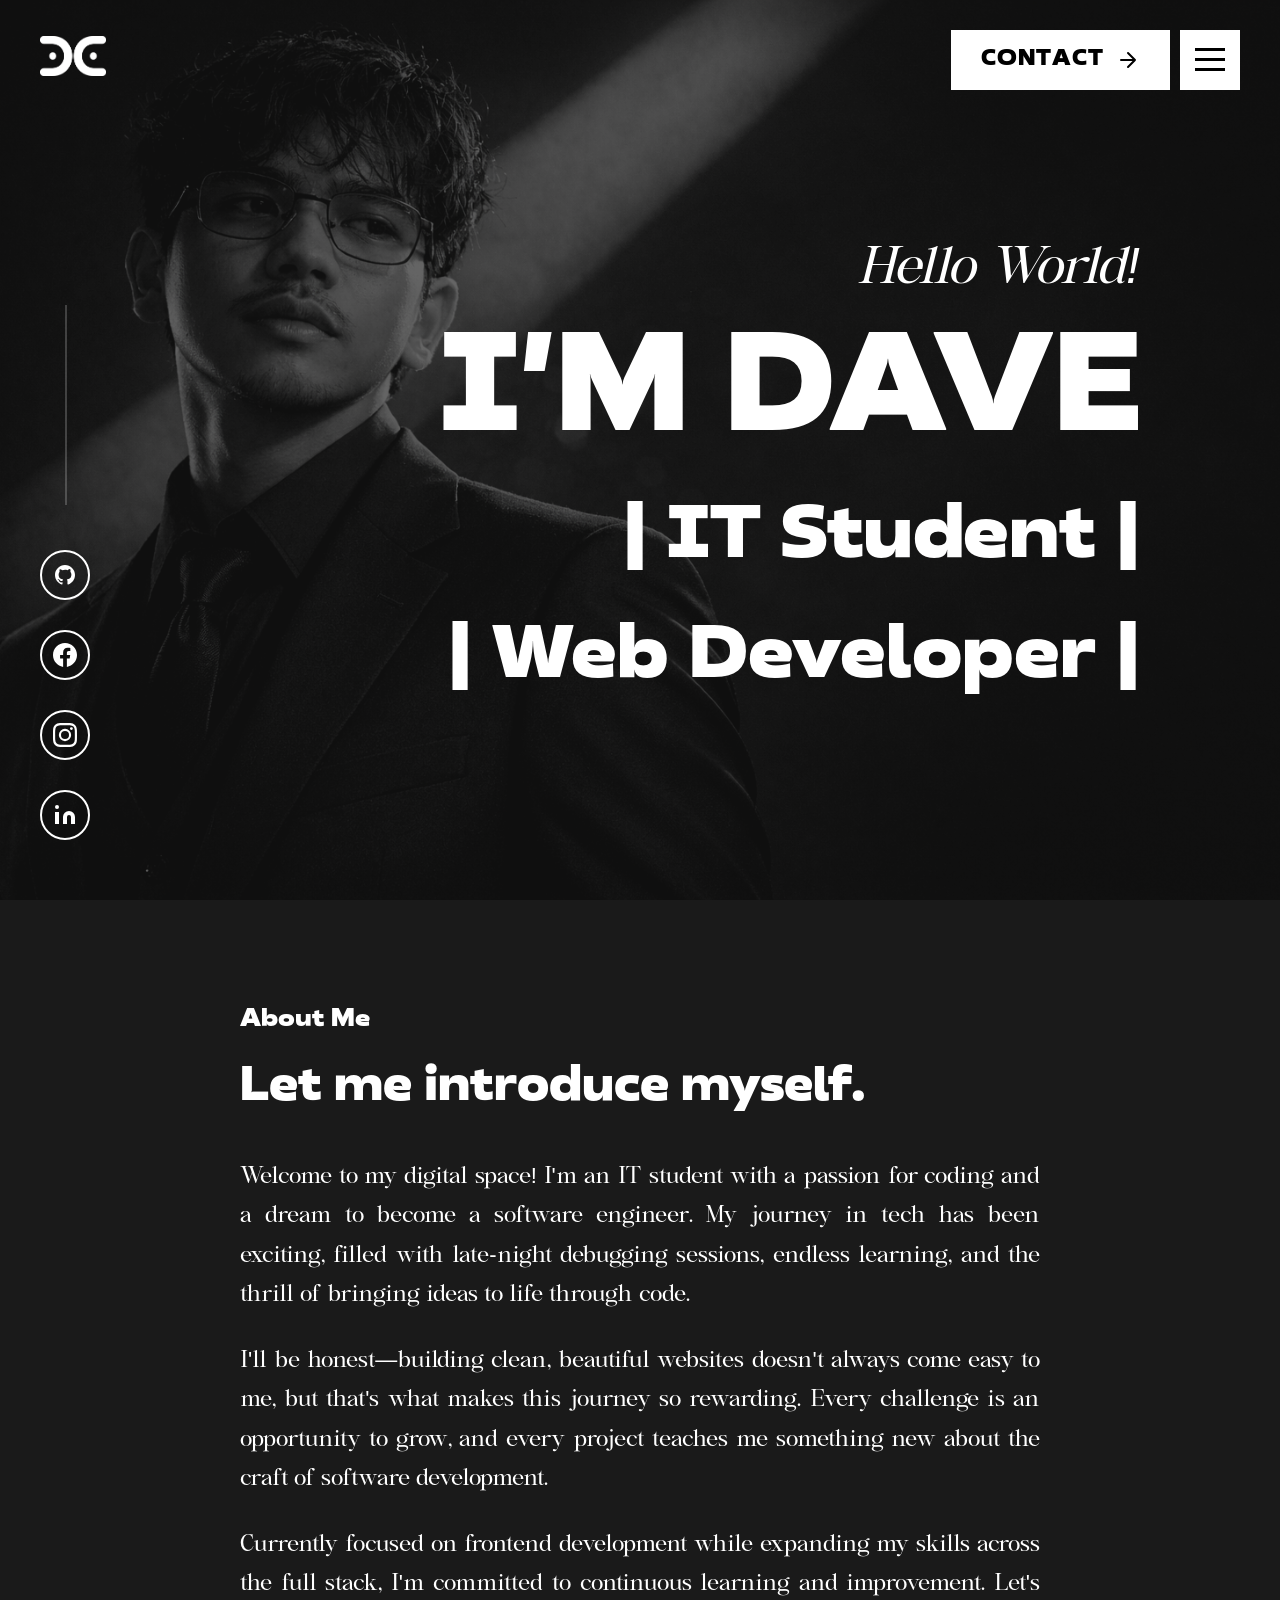
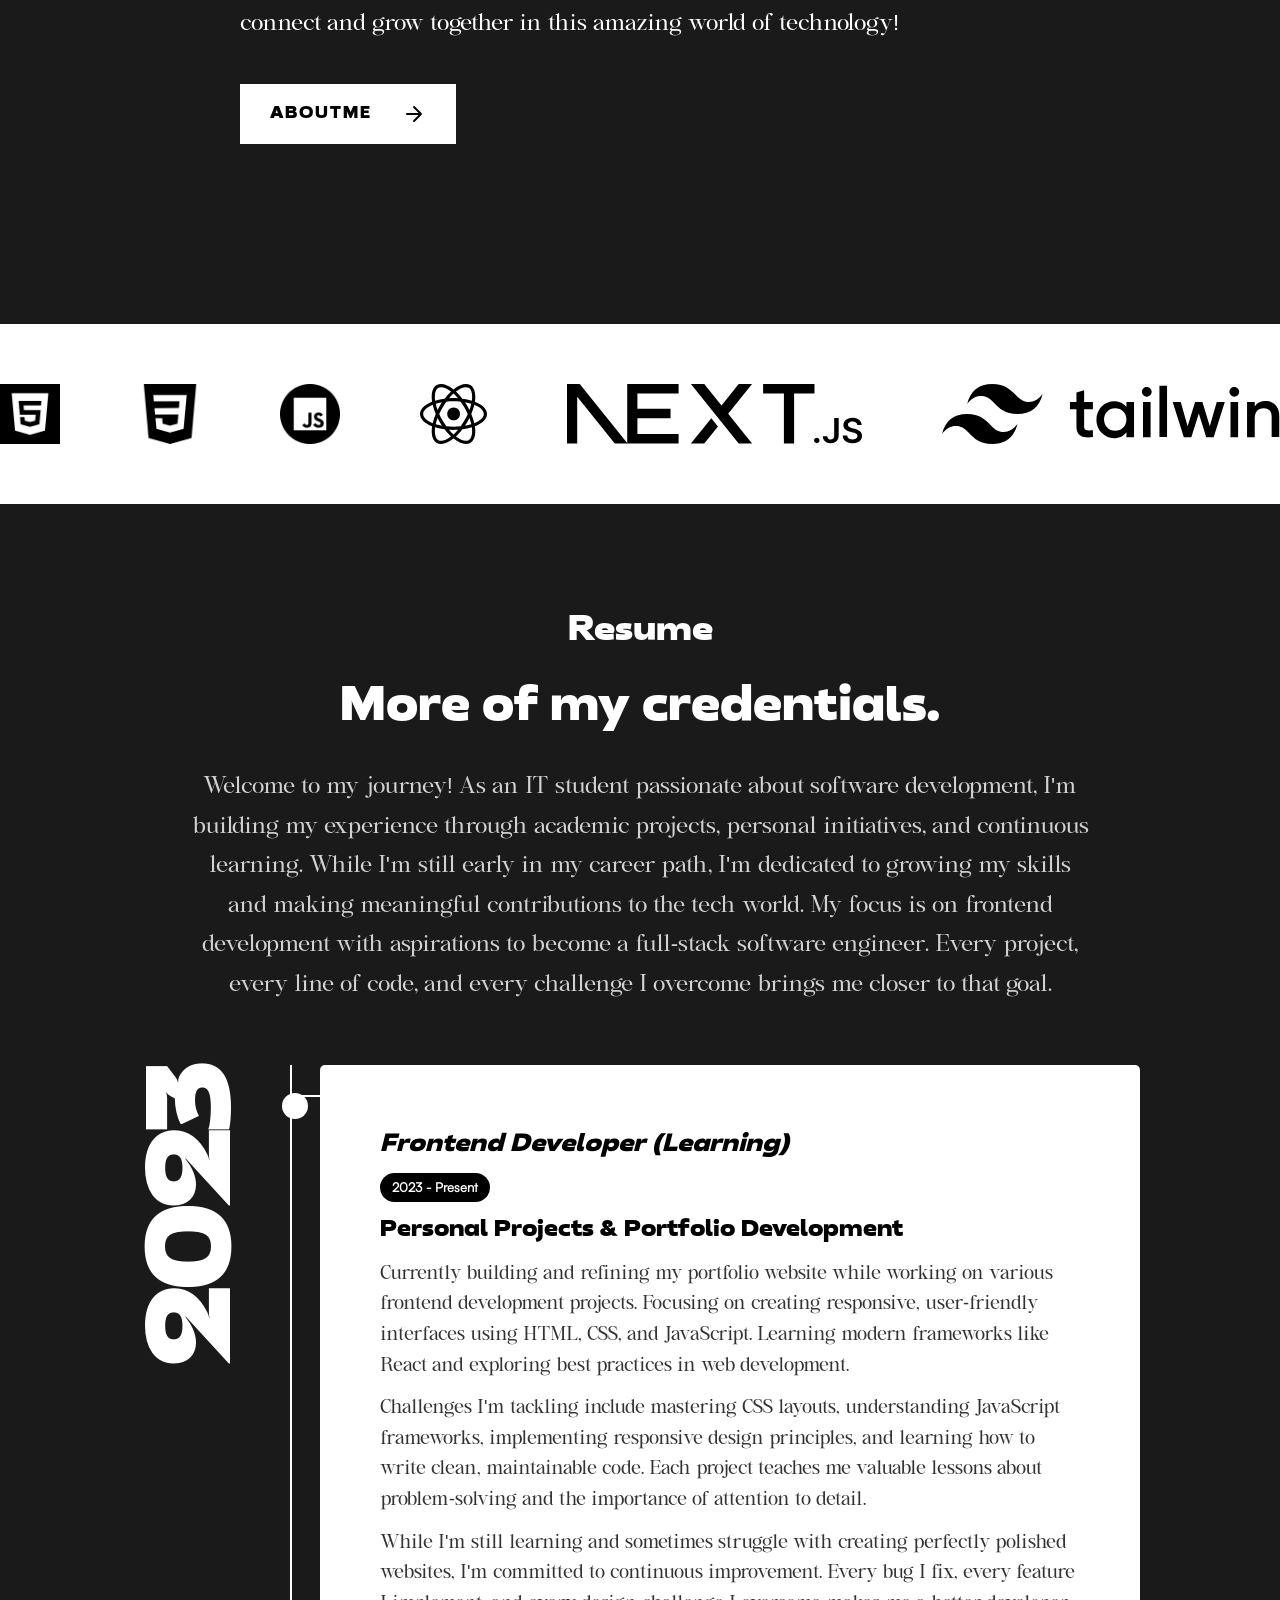
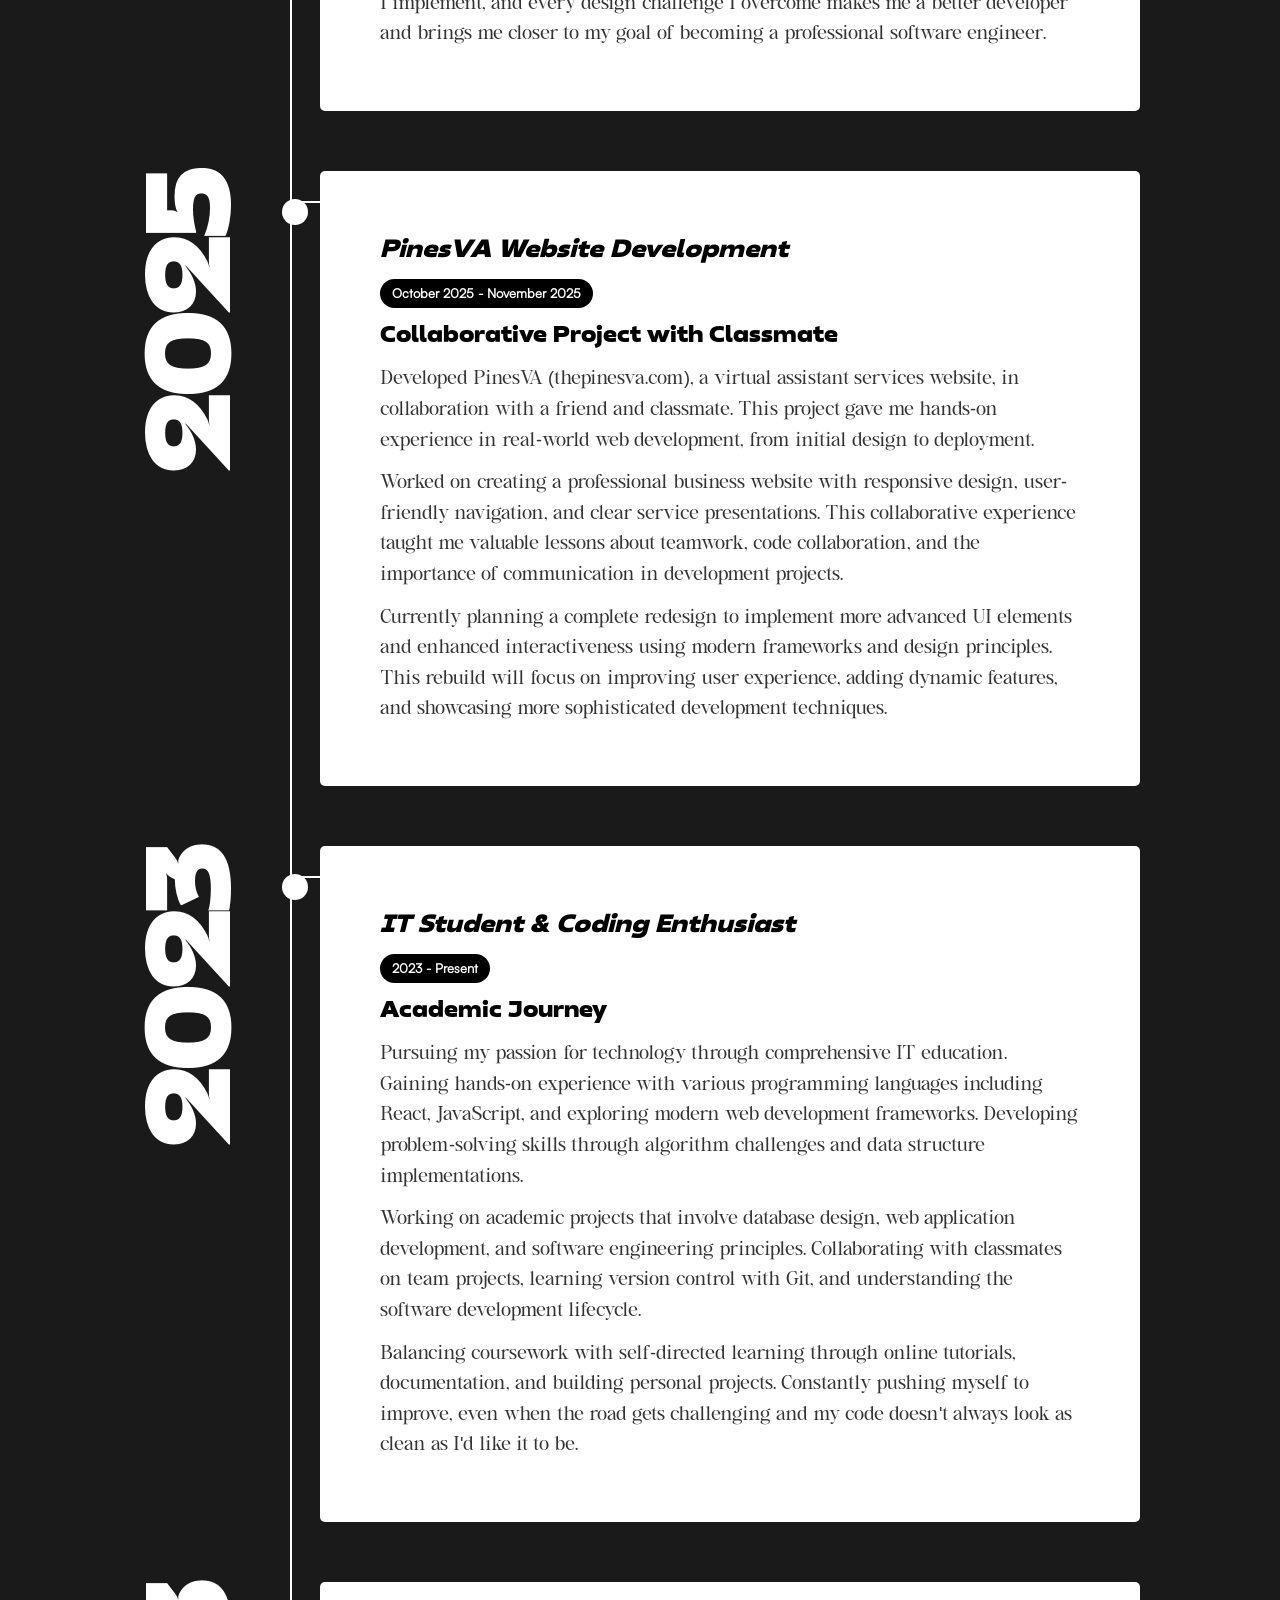
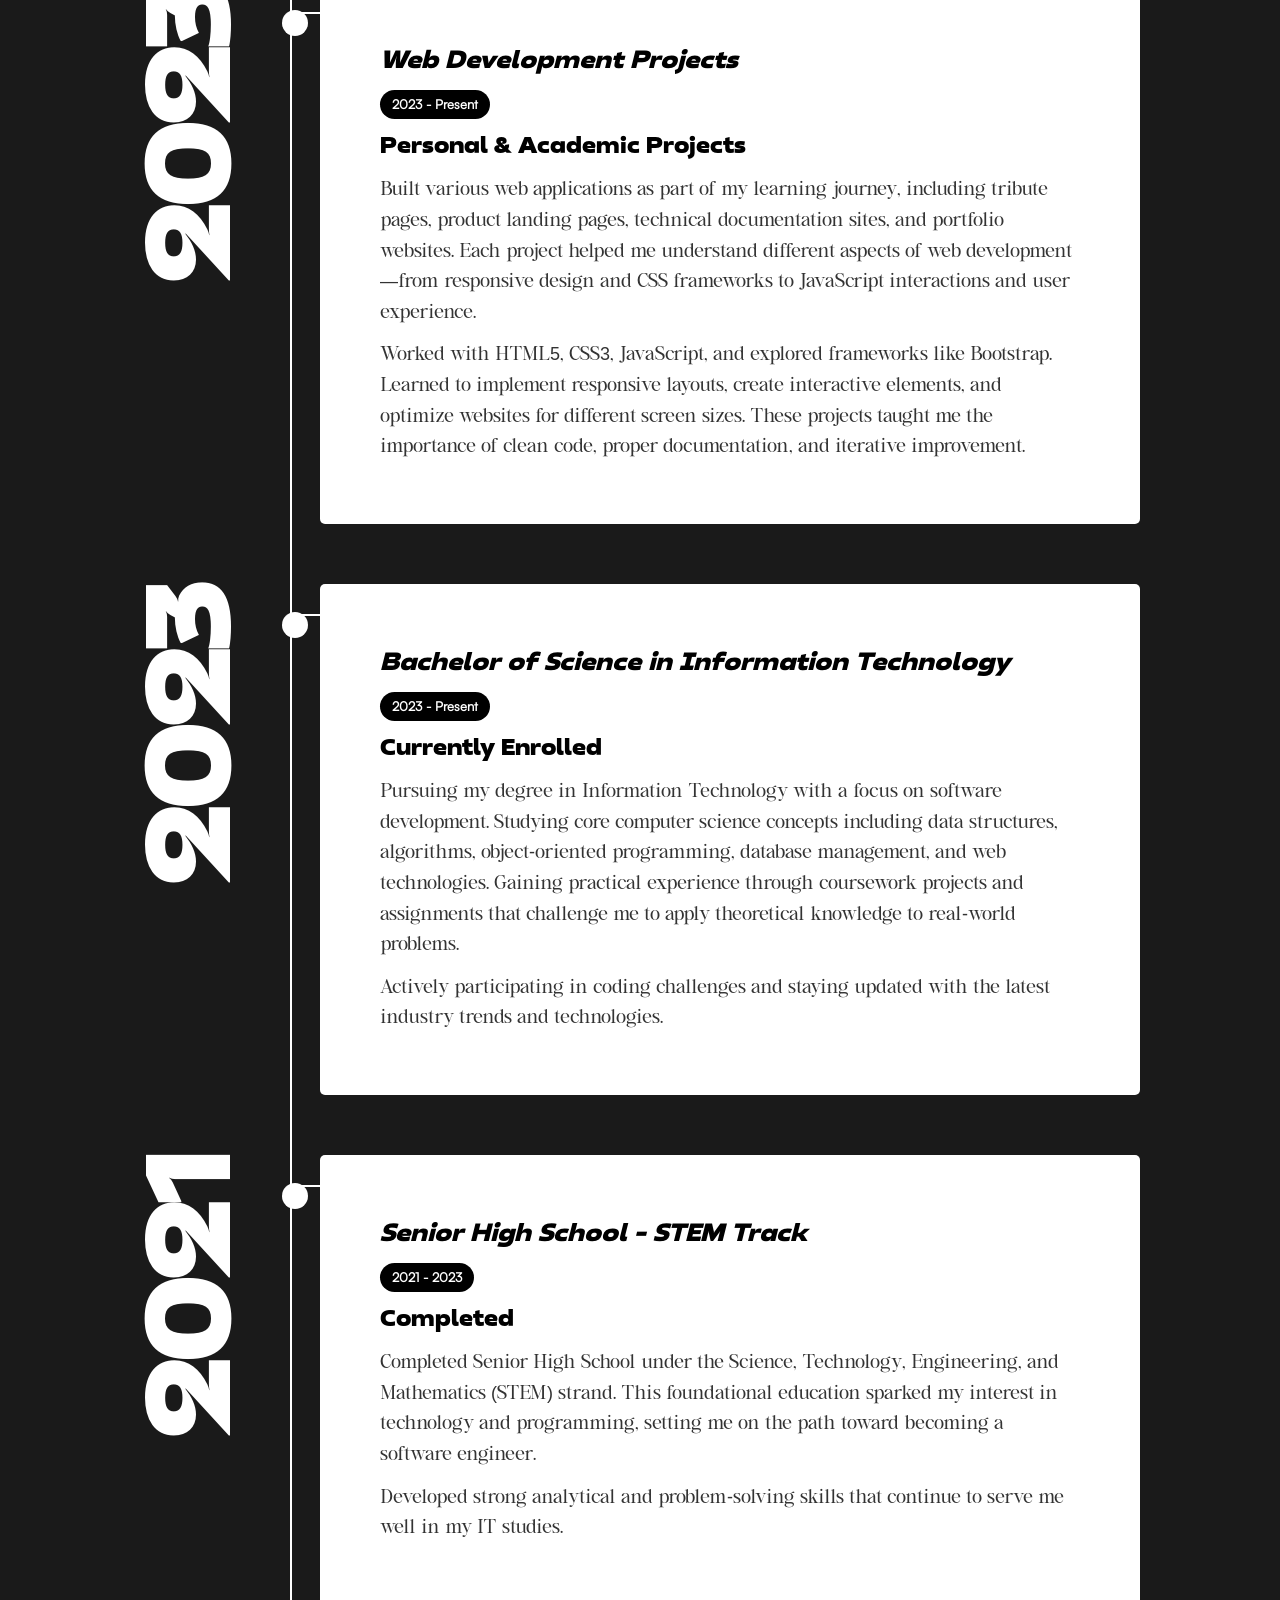
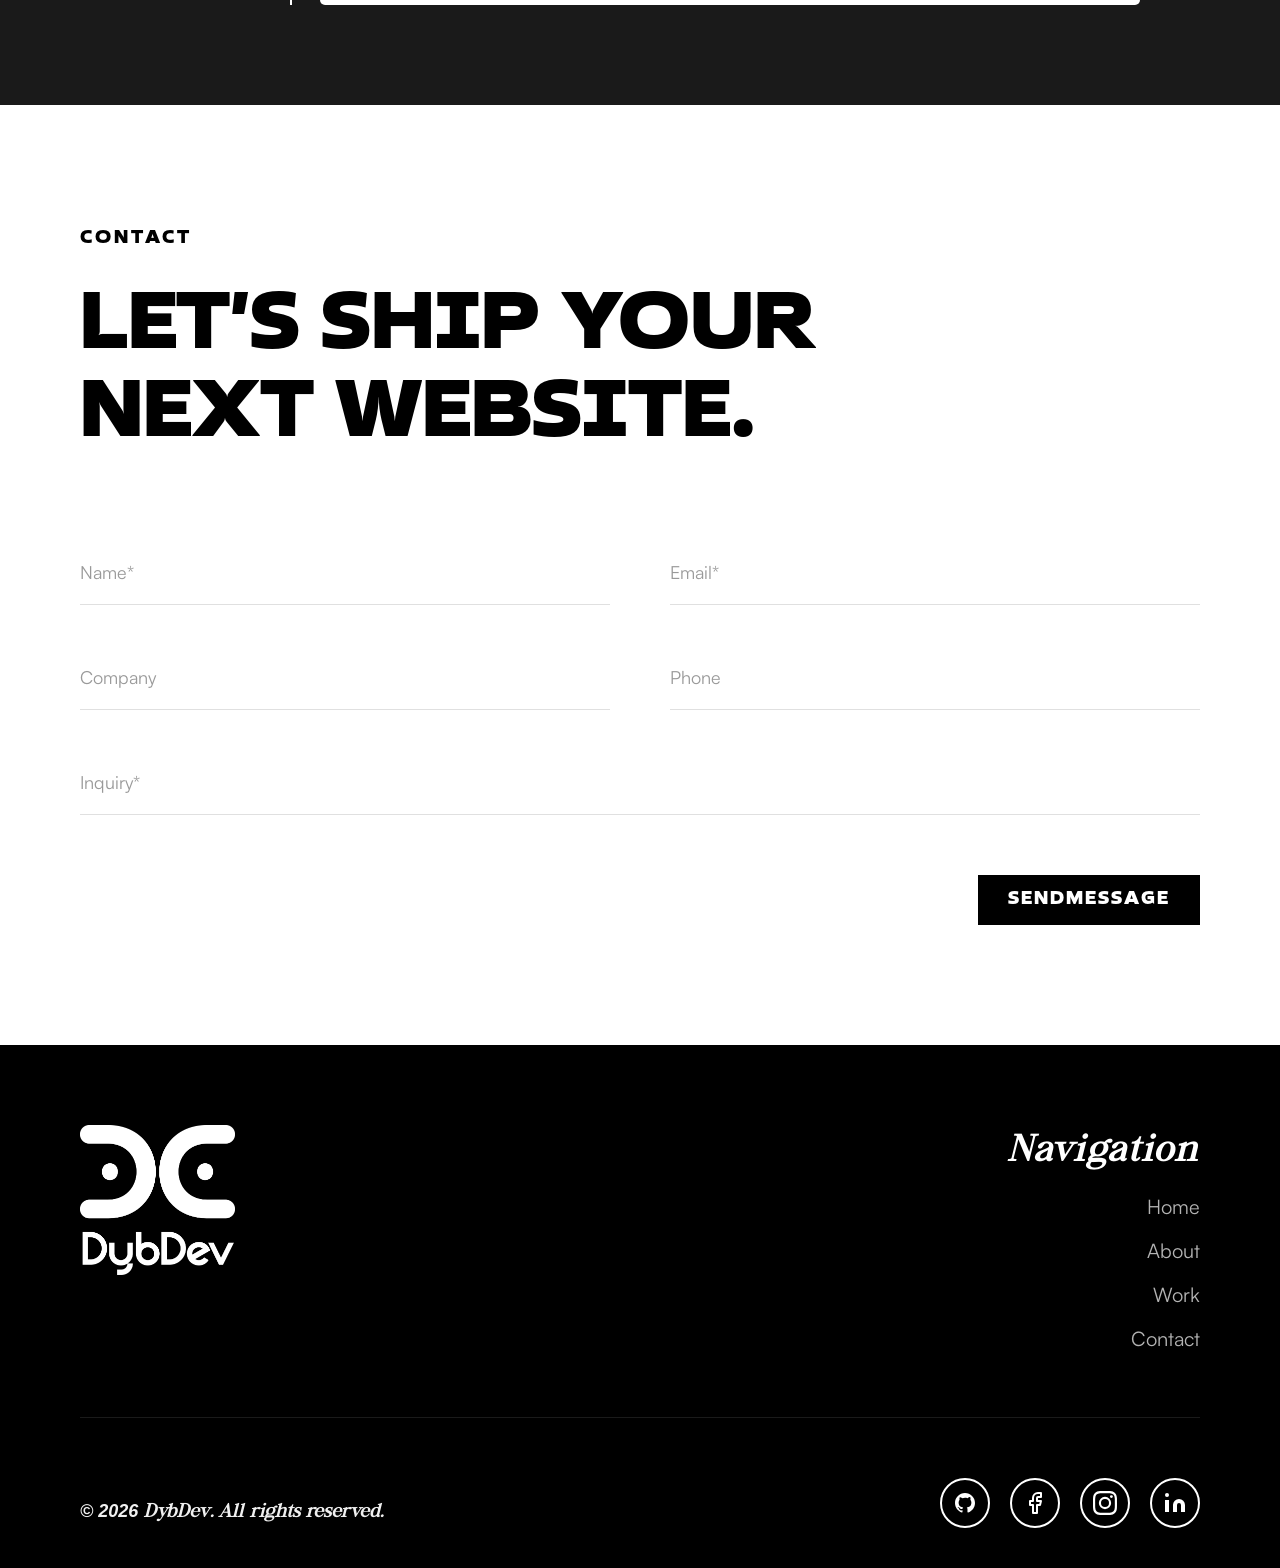
<file: index.html>
<!doctype html>
<html lang="en">
  <head>
    <meta charset="UTF-8" />
    <meta name="viewport" content="width=device-width, initial-scale=1.0" />
    <title>DybDev</title>
    <link rel="stylesheet" href="styles.css" />
    <link rel="icon" type="image/png" href="assets/images/favicon.svg"/>
    <script src="https://cdnjs.cloudflare.com/ajax/libs/gsap/3.12.5/gsap.min.js"></script>
  </head>
  <body>
    <!-- Page Loader -->
    <div class="page-loader">
      <div class="loader-content">
        <div class="loader-spinner"></div>
        <div class="loader-text">Loading...</div>
      </div>
    </div>

    <!-- Scroll Progress Indicator -->
    <div class="scroll-indicator">
      <div class="scroll-line"></div>
      <div class="scroll-progress"></div>
    </div>

    <!-- Social Media Icons -->
    <div class="social-icons">
      <a
        href="https://github.com"
        target="_blank"
        class="social-icon"
        data-platform="github"
      >
        <div class="icon-circle">
          <svg
            width="24"
            height="24"
            viewBox="0 0 24 24"
            fill="none"
            xmlns="http://www.w3.org/2000/svg"
          >
            <path
              d="M12 2C6.477 2 2 6.477 2 12c0 4.42 2.865 8.17 6.839 9.49.5.092.682-.217.682-.482 0-.237-.008-.866-.013-1.7-2.782.603-3.369-1.34-3.369-1.34-.454-1.156-1.11-1.463-1.11-1.463-.908-.62.069-.608.069-.608 1.003.07 1.531 1.03 1.531 1.03.892 1.529 2.341 1.087 2.91.831.092-.646.35-1.086.636-1.336-2.22-.253-4.555-1.11-4.555-4.943 0-1.091.39-1.984 1.029-2.683-.103-.253-.446-1.27.098-2.647 0 0 .84-.269 2.75 1.025A9.578 9.578 0 0112 6.836c.85.004 1.705.114 2.504.336 1.909-1.294 2.747-1.025 2.747-1.025.546 1.377.203 2.394.1 2.647.64.699 1.028 1.592 1.028 2.683 0 3.842-2.339 4.687-4.566 4.935.359.309.678.919.678 1.852 0 1.336-.012 2.415-.012 2.743 0 .267.18.578.688.48C19.138 20.167 22 16.418 22 12c0-5.523-4.477-10-10-10z"
              fill="currentColor"
            />
          </svg>
        </div>
      </a>
      <a
        href="https://facebook.com"
        target="_blank"
        class="social-icon"
        data-platform="facebook"
      >
        <div class="icon-circle">
          <svg
            width="24"
            height="24"
            viewBox="0 0 24 24"
            fill="none"
            xmlns="http://www.w3.org/2000/svg"
          >
            <path
              d="M24 12.073c0-6.627-5.373-12-12-12s-12 5.373-12 12c0 5.99 4.388 10.954 10.125 11.854v-8.385H7.078v-3.47h3.047V9.43c0-3.007 1.792-4.669 4.533-4.669 1.312 0 2.686.235 2.686.235v2.953H15.83c-1.491 0-1.956.925-1.956 1.874v2.25h3.328l-.532 3.47h-2.796v8.385C19.612 23.027 24 18.062 24 12.073z"
              fill="currentColor"
            />
          </svg>
        </div>
      </a>
      <a
        href="https://instagram.com"
        target="_blank"
        class="social-icon"
        data-platform="instagram"
      >
        <div class="icon-circle">
          <svg
            width="24"
            height="24"
            viewBox="0 0 24 24"
            fill="none"
            xmlns="http://www.w3.org/2000/svg"
          >
            <path
              d="M12 2.163c3.204 0 3.584.012 4.85.07 3.252.148 4.771 1.691 4.919 4.919.058 1.265.069 1.645.069 4.849 0 3.205-.012 3.584-.069 4.849-.149 3.225-1.664 4.771-4.919 4.919-1.266.058-1.644.07-4.85.07-3.204 0-3.584-.012-4.849-.07-3.26-.149-4.771-1.699-4.919-4.92-.058-1.265-.07-1.644-.07-4.849 0-3.204.013-3.583.07-4.849.149-3.227 1.664-4.771 4.919-4.919 1.266-.057 1.645-.069 4.849-.069zM12 0C8.741 0 8.333.014 7.053.072 2.695.272.273 2.69.073 7.052.014 8.333 0 8.741 0 12c0 3.259.014 3.668.072 4.948.2 4.358 2.618 6.78 6.98 6.98C8.333 23.986 8.741 24 12 24c3.259 0 3.668-.014 4.948-.072 4.354-.2 6.782-2.618 6.979-6.98.059-1.28.073-1.689.073-4.948 0-3.259-.014-3.667-.072-4.947-.196-4.354-2.617-6.78-6.979-6.98C15.668.014 15.259 0 12 0zm0 5.838a6.162 6.162 0 100 12.324 6.162 6.162 0 000-12.324zM12 16a4 4 0 110-8 4 4 0 010 8zm6.406-11.845a1.44 1.44 0 100 2.881 1.44 1.44 0 000-2.881z"
              fill="currentColor"
            />
          </svg>
        </div>
      </a>
      <a
        href="https://linkedin.com"
        target="_blank"
        class="social-icon"
        data-platform="linkedin"
      >
        <div class="icon-circle">
          <svg
            width="24"
            height="24"
            viewBox="0 0 24 24"
            fill="none"
            xmlns="http://www.w3.org/2000/svg"
          >
            <path
              d="M16 8a6 6 0 016 6v7h-4v-7a2 2 0 00-2-2 2 2 0 00-2 2v7h-4v-7a6 6 0 016-6zM2 9h4v12H2z"
              fill="currentColor"
            />
            <circle cx="4" cy="4" r="2" fill="currentColor" />
          </svg>
        </div>
      </a>
    </div>
    <div class="navbar">
      <div class="logo">
        <img src="assets/images/logo.png" alt="DybDev Logo" />
      </div>
      <nav>
        <ul>
          <li>
            <a href="#contact" class="contact-btn">
              <span class="btn-text-wrapper">
                <span class="contact-text">
                  <span>C</span>
                  <span>O</span>
                  <span>N</span>
                  <span>T</span>
                  <span>A</span>
                  <span>C</span>
                  <span>T</span>
                </span>
                <span class="go-text">
                  <span>G</span><span>O</span><span>!</span>
                </span>
              </span>
              <svg
                class="arrow-icon"
                width="24"
                height="24"
                viewBox="0 0 24 24"
                fill="none"
                xmlns="http://www.w3.org/2000/svg"
              >
                <path
                  d="M5 12H19M19 12L12 5M19 12L12 19"
                  stroke="currentColor"
                  stroke-width="2"
                  stroke-linecap="round"
                  stroke-linejoin="round"
                />
              </svg>
            </a>
          </li>
        </ul>
      </nav>
      <div class="menu-icon" href="#contact">
        <span></span>
        <span></span>
        <span></span>
      </div>
    </div>

    <!-- Full Screen Menu -->
    <div class="fullscreen-menu">
      <nav class="menu-nav">
        <ul class="menu-list">
          <li class="menu-item">
            <a href="#home" class="menu-link">
              <span class="menu-text-row menu-text-clone">
                <span class="char">H</span>
                <span class="char">O</span>
                <span class="char">M</span>
                <span class="char">E</span>
              </span>
              <span class="menu-text-row">
                <span class="char">H</span>
                <span class="char">O</span>
                <span class="char">M</span>
                <span class="char">E</span>
              </span>
            </a>
          </li>
          <li class="menu-item">
            <a href="#about" class="menu-link">
              <span class="menu-text-row menu-text-clone">
                <span class="char">A</span>
                <span class="char">B</span>
                <span class="char">O</span>
                <span class="char">U</span>
                <span class="char">T</span>
              </span>
              <span class="menu-text-row">
                <span class="char">A</span>
                <span class="char">B</span>
                <span class="char">O</span>
                <span class="char">U</span>
                <span class="char">T</span>
              </span>
            </a>
          </li>
          <li class="menu-item">
            <a href="#work" class="menu-link">
              <span class="menu-text-row menu-text-clone">
                <span class="char">W</span>
                <span class="char">O</span>
                <span class="char">R</span>
                <span class="char">K</span>
              </span>
              <span class="menu-text-row">
                <span class="char">W</span>
                <span class="char">O</span>
                <span class="char">R</span>
                <span class="char">K</span>
              </span>
            </a>
          </li>
          <li class="menu-item">
            <a href="#contact" class="menu-link">
              <span class="menu-text-row menu-text-clone">
                <span class="char">C</span>
                <span class="char">O</span>
                <span class="char">N</span>
                <span class="char">T</span>
                <span class="char">A</span>
                <span class="char">C</span>
                <span class="char">T</span>
              </span>
              <span class="menu-text-row">
                <span class="char">C</span>
                <span class="char">O</span>
                <span class="char">N</span>
                <span class="char">T</span>
                <span class="char">A</span>
                <span class="char">C</span>
                <span class="char">T</span>
              </span>
            </a>
          </li>
        </ul>
      </nav>

      <div class="menu-social">
        <a
          href="https://github.com/dybdev"
          target="_blank"
          class="menu-social-link"
          >GitHub</a
        >
        <a
          href="https://www.facebook.com/daverico.cayabyab/"
          target="_blank"
          class="menu-social-link"
          >Facebook</a
        >
        <a
          href="https://www.instagram.com/_dybntfnd/"
          target="_blank"
          class="menu-social-link"
          >Instagram</a
        >
      </div>
    </div>

    <div class="hero">
      <div class="bg-hero">
        <img src="assets/images/bg-hero.png" alt="Hero Background" />
      </div>
      <div class="hero-title">
        <h3>Hello World!</h3>
        <h1>I'm Dave</h1>
        <h2>| IT Student |</h2>
        <h2>| Web Developer |</h2>
      </div>
    </div>

    <section class="about" id="about">
      <div class="about-wrapper">
        <div class="about-content">
          <h2>About Me</h2>
          <h1>Let me introduce myself.</h1>
          <p>
            Welcome to my digital space! I'm an IT student with a passion for
            coding and a dream to become a software engineer. My journey in tech
            has been exciting, filled with late-night debugging sessions,
            endless learning, and the thrill of bringing ideas to life through
            code.
          </p>
          <br />
          <p>
            I'll be honest—building clean, beautiful websites doesn't always
            come easy to me, but that's what makes this journey so rewarding.
            Every challenge is an opportunity to grow, and every project teaches
            me something new about the craft of software development.
          </p>
          <br />
          <p>
            Currently focused on frontend development while expanding my skills
            across the full stack, I'm committed to continuous learning and
            improvement. Let's connect and grow together in this amazing world
            of technology!
          </p>
          <a href="pages/about.html" class="about-btn page-transition">
            <span class="btn-text-wrapper">
              <span class="about-text">
                <span>A</span>
                <span>B</span>
                <span>O</span>
                <span>U</span>
                <span>T</span>
                <span> </span>
                <span>M</span>
                <span>E</span>
              </span>
              <span class="go-text">
                <span>G</span><span>O</span><span>!</span>
              </span>
            </span>
            <svg
              class="arrow-icon"
              width="24"
              height="24"
              viewBox="0 0 24 24"
              fill="none"
              xmlns="http://www.w3.org/2000/svg"
            >
              <path
                d="M5 12H19M19 12L12 5M19 12L12 19"
                stroke="currentColor"
                stroke-width="2"
                stroke-linecap="round"
                stroke-linejoin="round"
              />
            </svg>
          </a>
        </div>
    </section>

    <section class="skills">
      <div class="marquee">
        <div class="marquee-content">
          <div class="marquee-item">
            <img src="assets/images/html.png" alt="HTML5" />
          </div>
          <div class="marquee-item">
            <img src="assets/images/css-3.png" alt="CSS3" />
          </div>
          <div class="marquee-item">
            <img src="assets/images/js.png" alt="JavaScript" />
          </div>
          <div class="marquee-item">
            <img src="assets/images/react.svg" alt="React" class="black-logo" />
          </div>
          <div class="marquee-item">
            <img src="assets/images/nextjs.svg" alt="Next.js" />
          </div>
          <div class="marquee-item">
            <img
              src="assets/images/tailwind.svg"
              alt="Tailwind CSS"
              class="black-logo"
            />
          </div>
          <div class="marquee-item">
            <img src="assets/images/figma.svg" alt="Figma" />
          </div>
          <div class="marquee-item">
            <img src="assets/images/github.png" alt="GitHub" />
          </div>
          <!-- Duplicate for seamless loop -->
          <div class="marquee-item">
            <img src="assets/images/html.png" alt="HTML5" />
          </div>
          <div class="marquee-item">
            <img src="assets/images/css-3.png" alt="CSS3" />
          </div>
          <div class="marquee-item">
            <img src="assets/images/js.png" alt="JavaScript" />
          </div>
          <div class="marquee-item">
            <img src="assets/images/react.svg" alt="React" class="black-logo" />
          </div>
          <div class="marquee-item">
            <img src="assets/images/nextjs.svg" alt="Next.js" />
          </div>
          <div class="marquee-item">
            <img
              src="assets/images/tailwind.svg"
              alt="Tailwind CSS"
              class="black-logo"
            />
          </div>
          <div class="marquee-item">
            <img src="assets/images/figma.svg" alt="Figma" />
          </div>
          <div class="marquee-item">
            <img src="assets/images/github.png" alt="GitHub" />
          </div>
        </div>
      </div>
    </section>
    <section class="resume" id="work">
      <div class="resume-container">
        <h2>Resume</h2>
        <h1>More of my credentials.</h1>
        <p>
          Welcome to my journey! As an IT student passionate about software
          development, I'm building my experience through academic projects,
          personal initiatives, and continuous learning. While I'm still early
          in my career path, I'm dedicated to growing my skills and making
          meaningful contributions to the tech world. My focus is on frontend
          development with aspirations to become a full-stack software engineer.
          Every project, every line of code, and every challenge I overcome
          brings me closer to that goal.
        </p>
      </div>
      <div class="work-experience">
        <div class="timeline-scroll-container">
          <div class="timeline-track">
            <div class="timeline-item" data-year="2023">
              <div class="timeline-year">2023</div>
              <div class="timeline-card">
                <div class="timeline-header">
                  <h3>Frontend Developer (Learning)</h3>
                  <span class="timeline-date">2023 - Present</span>
                </div>
                <h4>Personal Projects & Portfolio Development</h4>
                <p>
                  Currently building and refining my portfolio website while
                  working on various frontend development projects. Focusing on
                  creating responsive, user-friendly interfaces using HTML, CSS,
                  and JavaScript. Learning modern frameworks like React and
                  exploring best practices in web development.
                </p>
                <p>
                  Challenges I'm tackling include mastering CSS layouts,
                  understanding JavaScript frameworks, implementing responsive
                  design principles, and learning how to write clean,
                  maintainable code. Each project teaches me valuable lessons
                  about problem-solving and the importance of attention to
                  detail.
                </p>
                <p>
                  While I'm still learning and sometimes struggle with creating
                  perfectly polished websites, I'm committed to continuous
                  improvement. Every bug I fix, every feature I implement, and
                  every design challenge I overcome makes me a better developer
                  and brings me closer to my goal of becoming a professional
                  software engineer.
                </p>
              </div>
            </div>

            <div class="timeline-item" data-year="2025">
              <div class="timeline-year">2025</div>
              <div class="timeline-card">
                <div class="timeline-header">
                  <h3>PinesVA Website Development</h3>
                  <span class="timeline-date"
                    >October 2025 - November 2025</span
                  >
                </div>
                <h4>Collaborative Project with Classmate</h4>
                <p>
                  Developed PinesVA (thepinesva.com), a virtual assistant
                  services website, in collaboration with a friend and
                  classmate. This project gave me hands-on experience in
                  real-world web development, from initial design to deployment.
                </p>
                <p>
                  Worked on creating a professional business website with
                  responsive design, user-friendly navigation, and clear service
                  presentations. This collaborative experience taught me
                  valuable lessons about teamwork, code collaboration, and the
                  importance of communication in development projects.
                </p>
                <p>
                  Currently planning a complete redesign to implement more
                  advanced UI elements and enhanced interactiveness using modern
                  frameworks and design principles. This rebuild will focus on
                  improving user experience, adding dynamic features, and
                  showcasing more sophisticated development techniques.
                </p>
              </div>
            </div>

            <div class="timeline-item" data-year="2023">
              <div class="timeline-year">2023</div>
              <div class="timeline-card">
                <div class="timeline-header">
                  <h3>IT Student & Coding Enthusiast</h3>
                  <span class="timeline-date">2023 - Present</span>
                </div>
                <h4>Academic Journey</h4>
                <p>
                  Pursuing my passion for technology through comprehensive IT
                  education. Gaining hands-on experience with various
                  programming languages including React, JavaScript, and
                  exploring modern web development frameworks. Developing
                  problem-solving skills through algorithm challenges and data
                  structure implementations.
                </p>
                <p>
                  Working on academic projects that involve database design, web
                  application development, and software engineering principles.
                  Collaborating with classmates on team projects, learning
                  version control with Git, and understanding the software
                  development lifecycle.
                </p>
                <p>
                  Balancing coursework with self-directed learning through
                  online tutorials, documentation, and building personal
                  projects. Constantly pushing myself to improve, even when the
                  road gets challenging and my code doesn't always look as clean
                  as I'd like it to be.
                </p>
              </div>
            </div>

            <div class="timeline-item" data-year="2023">
              <div class="timeline-year">2023</div>
              <div class="timeline-card">
                <div class="timeline-header">
                  <h3>Web Development Projects</h3>
                  <span class="timeline-date">2023 - Present</span>
                </div>
                <h4>Personal & Academic Projects</h4>
                <p>
                  Built various web applications as part of my learning journey,
                  including tribute pages, product landing pages, technical
                  documentation sites, and portfolio websites. Each project
                  helped me understand different aspects of web development—from
                  responsive design and CSS frameworks to JavaScript
                  interactions and user experience.
                </p>
                <p>
                  Worked with HTML5, CSS3, JavaScript, and explored frameworks
                  like Bootstrap. Learned to implement responsive layouts,
                  create interactive elements, and optimize websites for
                  different screen sizes. These projects taught me the
                  importance of clean code, proper documentation, and iterative
                  improvement.
                </p>
              </div>
            </div>

            <div class="timeline-item" data-year="2023">
              <div class="timeline-year">2023</div>
              <div class="timeline-card">
                <div class="timeline-header">
                  <h3>Bachelor of Science in Information Technology</h3>
                  <span class="timeline-date">2023 - Present</span>
                </div>
                <h4>Currently Enrolled</h4>
                <p>
                  Pursuing my degree in Information Technology with a focus on
                  software development. Studying core computer science concepts
                  including data structures, algorithms, object-oriented
                  programming, database management, and web technologies.
                  Gaining practical experience through coursework projects and
                  assignments that challenge me to apply theoretical knowledge
                  to real-world problems.
                </p>
                <p>
                  Actively participating in coding challenges and staying
                  updated with the latest industry trends and technologies.
                </p>
              </div>
            </div>

            <div class="timeline-item" data-year="2021">
              <div class="timeline-year">2021</div>
              <div class="timeline-card">
                <div class="timeline-header">
                  <h3>Senior High School - STEM Track</h3>
                  <span class="timeline-date">2021 - 2023</span>
                </div>
                <h4>Completed</h4>
                <p>
                  Completed Senior High School under the Science, Technology,
                  Engineering, and Mathematics (STEM) strand. This foundational
                  education sparked my interest in technology and programming,
                  setting me on the path toward becoming a software engineer.
                </p>
                <p>
                  Developed strong analytical and problem-solving skills that
                  continue to serve me well in my IT studies.
                </p>
              </div>
            </div>
          </div>
        </div>
      </div>
    </section>

    <section class="contact" id="contact">
      <div class="contact-container">
        <div class="contact-header">
          <h2>CONTACT</h2>
          <h1>LET'S SHIP YOUR<br />NEXT WEBSITE.</h1>
        </div>

        <form class="contact-form">
          <div class="form-row">
            <input
              type="text"
              id="name"
              name="name"
              placeholder="Name*"
              required
            />
            <input
              type="email"
              id="email"
              name="email"
              placeholder="Email*"
              required
            />
          </div>

          <div class="form-row">
            <input
              type="text"
              id="company"
              name="company"
              placeholder="Company"
            />
            <input type="tel" id="phone" name="phone" placeholder="Phone" />
          </div>

          <div class="form-full">
            <input
              type="text"
              id="inquiry"
              name="inquiry"
              placeholder="Inquiry*"
              required
            />
          </div>

          <div class="form-footer">
            <p></p>
            <button type="submit" class="submit-btn">
              <span class="btn-text-wrapper">
                <span class="submit-text">
                  <span>S</span>
                  <span>E</span>
                  <span>N</span>
                  <span>D</span>
                  <span> </span>
                  <span>M</span>
                  <span>E</span>
                  <span>S</span>
                  <span>S</span>
                  <span>A</span>
                  <span>G</span>
                  <span>E</span>
                </span>
                <span class="go-text">
                  <span>G</span>
                  <span>O</span>
                  <span>!</span>
                </span>
              </span>
            </button>
          </div>
        </form>
      </div>
    </section>

    <footer class="footer">
      <div class="footer-content">
        <div class="footer-top">
          <div class="footer-brand">
            <img
              src="assets/images/footer-logo.png"
              alt="DybDev Logo"
              class="footer-logo"
            />
          </div>

          <div class="footer-links">
            <div class="footer-column">
              <h3>Navigation</h3>
              <ul>
                <li><a href="#">Home</a></li>
                <li><a href="#about">About</a></li>
                <li><a href="#work">Work</a></li>
                <li><a href="#contact">Contact</a></li>
              </ul>
            </div>
          </div>
        </div>

        <div class="footer-bottom">
          <div class="footer-left">
            <h3>&copy; 2026 DybDev. All rights reserved.</h3>
          </div>
          <div class="footer-social">
            <a
              href="https://github.com"
              target="_blank"
              class="footer-social-icon"
            >
              <div class="icon-circle">
                <svg
                  width="24"
                  height="24"
                  viewBox="0 0 24 24"
                  fill="none"
                  xmlns="http://www.w3.org/2000/svg"
                >
                  <path
                    d="M12 2C6.477 2 2 6.477 2 12c0 4.42 2.865 8.17 6.839 9.49.5.092.682-.217.682-.482 0-.237-.008-.866-.013-1.7-2.782.603-3.369-1.34-3.369-1.34-.454-1.156-1.11-1.463-1.11-1.463-.908-.62.069-.608.069-.608 1.003.07 1.531 1.03 1.531 1.03.892 1.529 2.341 1.087 2.91.831.092-.646.35-1.086.636-1.336-2.22-.253-4.555-1.11-4.555-4.943 0-1.091.39-1.984 1.029-2.683-.103-.253-.446-1.27.098-2.647 0 0 .84-.269 2.75 1.025A9.578 9.578 0 0112 6.836c.85.004 1.705.114 2.504.336 1.909-1.294 2.747-1.025 2.747-1.025.546 1.377.203 2.394.1 2.647.64.699 1.028 1.592 1.028 2.683 0 3.842-2.339 4.687-4.566 4.935.359.309.678.919.678 1.852 0 1.336-.012 2.415-.012 2.743 0 .267.18.578.688.48C19.138 20.167 22 16.418 22 12c0-5.523-4.477-10-10-10z"
                    fill="currentColor"
                  />
                </svg>
              </div>
            </a>
            <a
              href="https://facebook.com"
              target="_blank"
              class="footer-social-icon"
            >
              <div class="icon-circle">
                <svg
                  width="24"
                  height="24"
                  viewBox="0 0 24 24"
                  fill="none"
                  xmlns="http://www.w3.org/2000/svg"
                >
                  <path
                    d="M18 2h-3a5 5 0 00-5 5v3H7v4h3v8h4v-8h3l1-4h-4V7a1 1 0 011-1h3z"
                    stroke="currentColor"
                    stroke-width="2"
                    stroke-linecap="round"
                    stroke-linejoin="round"
                  />
                </svg>
              </div>
            </a>
            <a
              href="https://instagram.com"
              target="_blank"
              class="footer-social-icon"
            >
              <div class="icon-circle">
                <svg
                  width="24"
                  height="24"
                  viewBox="0 0 24 24"
                  fill="none"
                  xmlns="http://www.w3.org/2000/svg"
                >
                  <path
                    d="M12 2.163c3.204 0 3.584.012 4.85.07 3.252.148 4.771 1.691 4.919 4.919.058 1.265.069 1.645.069 4.849 0 3.205-.012 3.584-.069 4.849-.149 3.225-1.664 4.771-4.919 4.919-1.266.058-1.644.07-4.85.07-3.204 0-3.584-.012-4.849-.07-3.26-.149-4.771-1.699-4.919-4.92-.058-1.265-.07-1.644-.07-4.849 0-3.204.013-3.583.07-4.849.149-3.227 1.664-4.771 4.919-4.919 1.266-.057 1.645-.069 4.849-.069zM12 0C8.741 0 8.333.014 7.053.072 2.695.272.273 2.69.073 7.052.014 8.333 0 8.741 0 12c0 3.259.014 3.668.072 4.948.2 4.358 2.618 6.78 6.98 6.98C8.333 23.986 8.741 24 12 24c3.259 0 3.668-.014 4.948-.072 4.354-.2 6.782-2.618 6.979-6.98.059-1.28.073-1.689.073-4.948 0-3.259-.014-3.667-.072-4.947-.196-4.354-2.617-6.78-6.979-6.98C15.668.014 15.259 0 12 0zm0 5.838a6.162 6.162 0 100 12.324 6.162 6.162 0 000-12.324zM12 16a4 4 0 110-8 4 4 0 010 8zm6.406-11.845a1.44 1.44 0 100 2.881 1.44 1.44 0 000-2.881z"
                    fill="currentColor"
                  />
                </svg>
              </div>
            </a>
            <a
              href="https://linkedin.com"
              target="_blank"
              class="footer-social-icon"
            >
              <div class="icon-circle">
                <svg
                  width="24"
                  height="24"
                  viewBox="0 0 24 24"
                  fill="none"
                  xmlns="http://www.w3.org/2000/svg"
                >
                  <path
                    d="M16 8a6 6 0 016 6v7h-4v-7a2 2 0 00-2-2 2 2 0 00-2 2v7h-4v-7a6 6 0 016-6zM2 9h4v12H2z"
                    fill="currentColor"
                  />
                  <circle cx="4" cy="4" r="2" fill="currentColor" />
                </svg>
              </div>
            </a>
          </div>
        </div>
      </div>
    </footer>

    <script src="script.js"></script>
  </body>
</html>
</file>
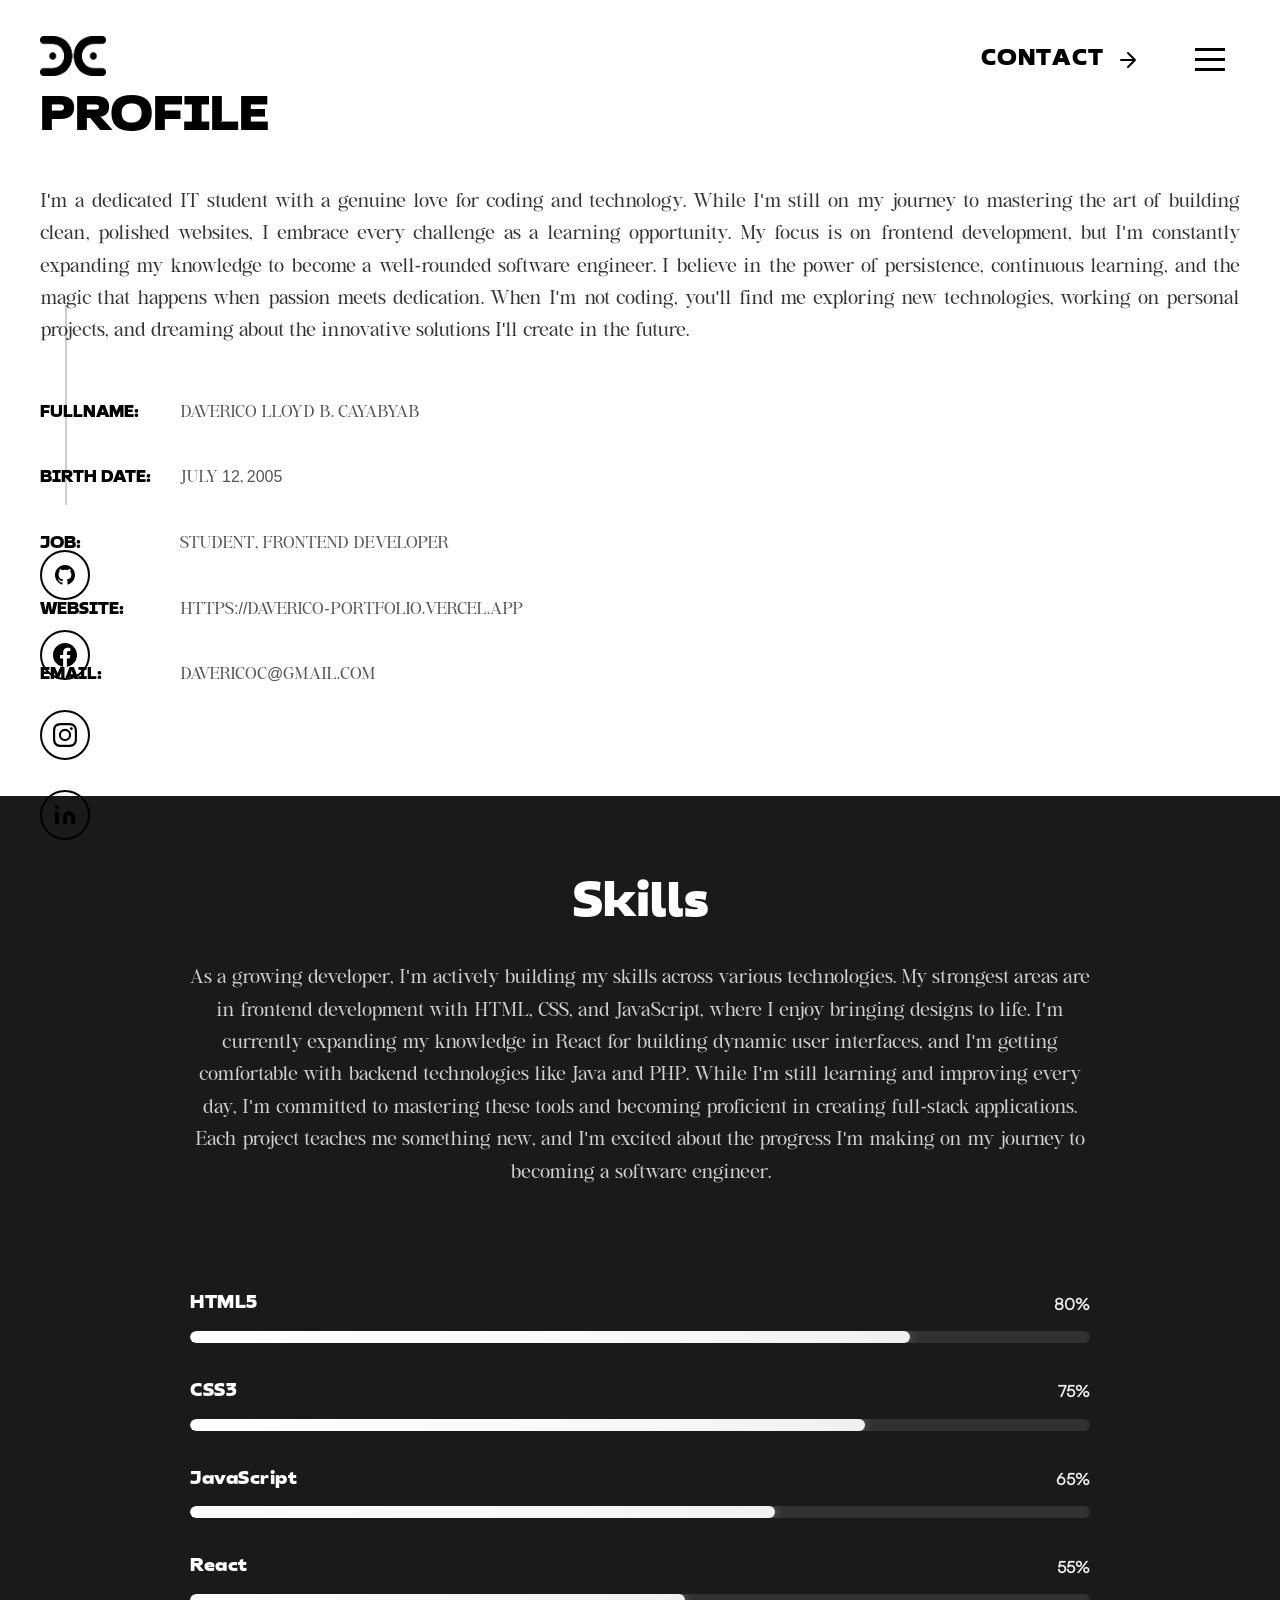
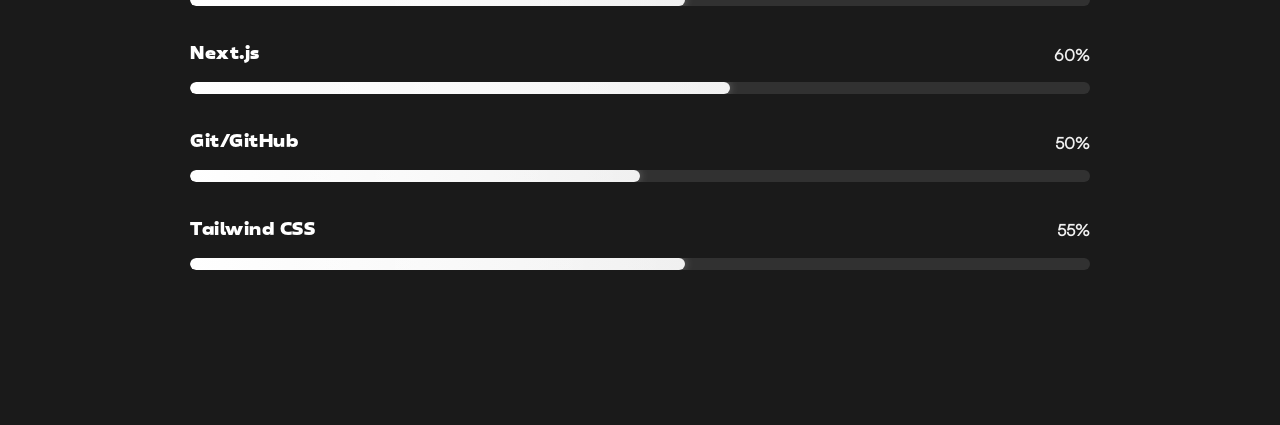
<file: pages/about.html>
<!DOCTYPE html>
<html lang="en">
<head>
    <meta charset="UTF-8">
    <meta name="viewport" content="width=device-width, initial-scale=1.0">
    <title>About Me</title>
    <link rel="stylesheet" href="../styles.css">
    <link rel="stylesheet" href="about-skills.css">
    <link rel="icon" type="image/png" href="../assets/images/favicon.svg"/>
    <script src="https://cdnjs.cloudflare.com/ajax/libs/gsap/3.12.5/gsap.min.js"></script>
</head>
<body>
    <!-- Page Loader -->
    <div class="page-loader">
      <div class="loader-content">
        <div class="loader-spinner"></div>
        <div class="loader-text">Loading...</div>
      </div>
    </div>

    <!-- Scroll Progress Indicator -->
    <div class="scroll-indicator">
      <div class="scroll-line"></div>
      <div class="scroll-progress"></div>
    </div>

    <!-- Social Media Icons -->
    <div class="social-icons">
      <a
        href="https://github.com"
        target="_blank"
        class="social-icon"
        data-platform="github"
      >
        <div class="icon-circle">
          <svg
            width="24"
            height="24"
            viewBox="0 0 24 24"
            fill="none"
            xmlns="http://www.w3.org/2000/svg"
          >
            <path
              d="M12 2C6.477 2 2 6.477 2 12c0 4.42 2.865 8.17 6.839 9.49.5.092.682-.217.682-.482 0-.237-.008-.866-.013-1.7-2.782.603-3.369-1.34-3.369-1.34-.454-1.156-1.11-1.463-1.11-1.463-.908-.62.069-.608.069-.608 1.003.07 1.531 1.03 1.531 1.03.892 1.529 2.341 1.087 2.91.831.092-.646.35-1.086.636-1.336-2.22-.253-4.555-1.11-4.555-4.943 0-1.091.39-1.984 1.029-2.683-.103-.253-.446-1.27.098-2.647 0 0 .84-.269 2.75 1.025A9.578 9.578 0 0112 6.836c.85.004 1.705.114 2.504.336 1.909-1.294 2.747-1.025 2.747-1.025.546 1.377.203 2.394.1 2.647.64.699 1.028 1.592 1.028 2.683 0 3.842-2.339 4.687-4.566 4.935.359.309.678.919.678 1.852 0 1.336-.012 2.415-.012 2.743 0 .267.18.578.688.48C19.138 20.167 22 16.418 22 12c0-5.523-4.477-10-10-10z"
              fill="currentColor"
            />
          </svg>
        </div>
      </a>
      <a
        href="https://facebook.com"
        target="_blank"
        class="social-icon"
        data-platform="facebook"
      >
        <div class="icon-circle">
          <svg
            width="24"
            height="24"
            viewBox="0 0 24 24"
            fill="none"
            xmlns="http://www.w3.org/2000/svg"
          >
            <path
              d="M24 12.073c0-6.627-5.373-12-12-12s-12 5.373-12 12c0 5.99 4.388 10.954 10.125 11.854v-8.385H7.078v-3.47h3.047V9.43c0-3.007 1.792-4.669 4.533-4.669 1.312 0 2.686.235 2.686.235v2.953H15.83c-1.491 0-1.956.925-1.956 1.874v2.25h3.328l-.532 3.47h-2.796v8.385C19.612 23.027 24 18.062 24 12.073z"
              fill="currentColor"
            />
          </svg>
        </div>
      </a>
      <a
        href="https://instagram.com"
        target="_blank"
        class="social-icon"
        data-platform="instagram"
      >
        <div class="icon-circle">
          <svg
            width="24"
            height="24"
            viewBox="0 0 24 24"
            fill="none"
            xmlns="http://www.w3.org/2000/svg"
          >
            <path
              d="M12 2.163c3.204 0 3.584.012 4.85.07 3.252.148 4.771 1.691 4.919 4.919.058 1.265.069 1.645.069 4.849 0 3.205-.012 3.584-.069 4.849-.149 3.225-1.664 4.771-4.919 4.919-1.266.058-1.644.07-4.85.07-3.204 0-3.584-.012-4.849-.07-3.26-.149-4.771-1.699-4.919-4.92-.058-1.265-.07-1.644-.07-4.849 0-3.204.013-3.583.07-4.849.149-3.227 1.664-4.771 4.919-4.919 1.266-.057 1.645-.069 4.849-.069zM12 0C8.741 0 8.333.014 7.053.072 2.695.272.273 2.69.073 7.052.014 8.333 0 8.741 0 12c0 3.259.014 3.668.072 4.948.2 4.358 2.618 6.78 6.98 6.98C8.333 23.986 8.741 24 12 24c3.259 0 3.668-.014 4.948-.072 4.354-.2 6.782-2.618 6.979-6.98.059-1.28.073-1.689.073-4.948 0-3.259-.014-3.667-.072-4.947-.196-4.354-2.617-6.78-6.979-6.98C15.668.014 15.259 0 12 0zm0 5.838a6.162 6.162 0 100 12.324 6.162 6.162 0 000-12.324zM12 16a4 4 0 110-8 4 4 0 010 8zm6.406-11.845a1.44 1.44 0 100 2.881 1.44 1.44 0 000-2.881z"
              fill="currentColor"
            />
          </svg>
        </div>
      </a>
      <a
        href="https://linkedin.com"
        target="_blank"
        class="social-icon"
        data-platform="linkedin"
      >
        <div class="icon-circle">
          <svg
            width="24"
            height="24"
            viewBox="0 0 24 24"
            fill="none"
            xmlns="http://www.w3.org/2000/svg"
          >
            <path
              d="M16 8a6 6 0 016 6v7h-4v-7a2 2 0 00-2-2 2 2 0 00-2 2v7h-4v-7a6 6 0 016-6zM2 9h4v12H2z"
              fill="currentColor"
            />
            <circle cx="4" cy="4" r="2" fill="currentColor" />
          </svg>
        </div>
      </a>
    </div>

    <div class="navbar">
      <div class="logo">
        <img src="../assets/images/logo.png" alt="DybDev Logo" />
      </div>
      <nav>
        <ul>
          <li>
            <a href="#contact" class="contact-btn">
              <span class="btn-text-wrapper">
                <span class="contact-text">
                  <span>C</span>
                  <span>O</span>
                  <span>N</span>
                  <span>T</span>
                  <span>A</span>
                  <span>C</span>
                  <span>T</span>
                </span>
                <span class="go-text">
                  <span>G</span><span>O</span><span>!</span>
                </span>
              </span>
              <svg
                class="arrow-icon"
                width="24"
                height="24"
                viewBox="0 0 24 24"
                fill="none"
                xmlns="http://www.w3.org/2000/svg"
              >
                <path
                  d="M5 12H19M19 12L12 5M19 12L12 19"
                  stroke="currentColor"
                  stroke-width="2"
                  stroke-linecap="round"
                  stroke-linejoin="round"
                />
              </svg>
            </a>
          </li>
        </ul>
      </nav>
      <div class="menu-icon" href="#contact">
        <span></span>
        <span></span>
        <span></span>
      </div>
    </div>

    <!-- Full Screen Menu -->
    <div class="fullscreen-menu">
      <nav class="menu-nav">
        <ul class="menu-list">
          <li class="menu-item">
            <a href="../index.html#home" class="menu-link page-transition">
              <span class="menu-text-row menu-text-clone">
                <span class="char">H</span>
                <span class="char">O</span>
                <span class="char">M</span>
                <span class="char">E</span>
              </span>
              <span class="menu-text-row">
                <span class="char">H</span>
                <span class="char">O</span>
                <span class="char">M</span>
                <span class="char">E</span>
              </span>
            </a>
          </li>
          <li class="menu-item">
            <a href="../index.html#about" class="menu-link page-transition">
              <span class="menu-text-row menu-text-clone">
                <span class="char">A</span>
                <span class="char">B</span>
                <span class="char">O</span>
                <span class="char">U</span>
                <span class="char">T</span>
              </span>
              <span class="menu-text-row">
                <span class="char">A</span>
                <span class="char">B</span>
                <span class="char">O</span>
                <span class="char">U</span>
                <span class="char">T</span>
              </span>
            </a>
          </li>
          <li class="menu-item">
            <a href="../index.html#work" class="menu-link page-transition">
              <span class="menu-text-row menu-text-clone">
                <span class="char">W</span>
                <span class="char">O</span>
                <span class="char">R</span>
                <span class="char">K</span>
              </span>
              <span class="menu-text-row">
                <span class="char">W</span>
                <span class="char">O</span>
                <span class="char">R</span>
                <span class="char">K</span>
              </span>
            </a>
          </li>
          <li class="menu-item">
            <a href="../index.html#contact" class="menu-link page-transition">
              <span class="menu-text-row menu-text-clone">
                <span class="char">C</span>
                <span class="char">O</span>
                <span class="char">N</span>
                <span class="char">T</span>
                <span class="char">A</span>
                <span class="char">C</span>
                <span class="char">T</span>
              </span>
              <span class="menu-text-row">
                <span class="char">C</span>
                <span class="char">O</span>
                <span class="char">N</span>
                <span class="char">T</span>
                <span class="char">A</span>
                <span class="char">C</span>
                <span class="char">T</span>
              </span>
            </a>
          </li>
        </ul>
      </nav>

      <div class="menu-social">
        <a
          href="https://github.com/dybdev"
          target="_blank"
          class="menu-social-link"
          >GitHub</a
        >
        <a
          href="https://www.facebook.com/daverico.cayabyab/"
          target="_blank"
          class="menu-social-link"
          >Facebook</a
        >
        <a
          href="https://www.instagram.com/_dybntfnd/"
          target="_blank"
          class="menu-social-link"
          >Instagram</a
        >
      </div>
    </div>

    <section class="profile">
        <div class="profile-container">
          <div class="profile-content">
            <h2>Profile</h2>
            <p>
              I'm a dedicated IT student with a genuine love for coding and
              technology. While I'm still on my journey to mastering the art of
              building clean, polished websites, I embrace every challenge as a
              learning opportunity. My focus is on frontend development, but I'm
              constantly expanding my knowledge to become a well-rounded
              software engineer. I believe in the power of persistence,
              continuous learning, and the magic that happens when passion meets
              dedication. When I'm not coding, you'll find me exploring new
              technologies, working on personal projects, and dreaming about the
              innovative solutions I'll create in the future.
            </p>
            <ul class="info-list">
              <li>
                <strong>Fullname:</strong>
                <span>Daverico Lloyd B. Cayabyab</span>
              </li>
              <li><strong>Birth Date:</strong> <span>July 12, 2005</span></li>
              <li>
                <strong>Job:</strong> <span>Student, frontend Developer</span>
              </li>
              <li>
                <strong>Website:</strong>
                <span>https://daverico-portfolio.vercel.app</span>
              </li>
              <li><strong>Email:</strong> <span>davericoc@gmail.com</span></li>
            </ul>
          </div>
        </div>
      </section>
      <section class="skills">
        <div class="skill-wrapper">
            <h1>Skills</h1>
            <p>As a growing developer, I'm actively building my skills across various technologies. My strongest areas are in frontend development with HTML, CSS, and JavaScript, where I enjoy bringing designs to life. I'm currently expanding my knowledge in React for building dynamic user interfaces, and I'm getting comfortable with backend technologies like Java and PHP. While I'm still learning and improving every day, I'm committed to mastering these tools and becoming proficient in creating full-stack applications. Each project teaches me something new, and I'm excited about the progress I'm making on my journey to becoming a software engineer.</p>
        </div>
        
        <div class="skill-bars-container">
            <div class="skill-bar-item">
                <div class="skill-info">
                    <span class="skill-name">HTML5</span>
                    <span class="skill-percentage">80%</span>
                </div>
                <div class="skill-progress">
                    <div class="skill-progress-fill" data-progress="80"></div>
                </div>
            </div>

            <div class="skill-bar-item">
                <div class="skill-info">
                    <span class="skill-name">CSS3</span>
                    <span class="skill-percentage">75%</span>
                </div>
                <div class="skill-progress">
                    <div class="skill-progress-fill" data-progress="75"></div>
                </div>
            </div>

            <div class="skill-bar-item">
                <div class="skill-info">
                    <span class="skill-name">JavaScript</span>
                    <span class="skill-percentage">65%</span>
                </div>
                <div class="skill-progress">
                    <div class="skill-progress-fill" data-progress="65"></div>
                </div>
            </div>

            <div class="skill-bar-item">
                <div class="skill-info">
                    <span class="skill-name">React</span>
                    <span class="skill-percentage">55%</span>
                </div>
                <div class="skill-progress">
                    <div class="skill-progress-fill" data-progress="55"></div>
                </div>
            </div>

            <div class="skill-bar-item">
                <div class="skill-info">
                    <span class="skill-name">Next.js</span>
                    <span class="skill-percentage">60%</span>
                </div>
                <div class="skill-progress">
                    <div class="skill-progress-fill" data-progress="60"></div>
                </div>
            </div>

            <div class="skill-bar-item">
                <div class="skill-info">
                    <span class="skill-name">Git/GitHub</span>
                    <span class="skill-percentage">50%</span>
                </div>
                <div class="skill-progress">
                    <div class="skill-progress-fill" data-progress="50"></div>
                </div>
            </div>

            <div class="skill-bar-item">
                <div class="skill-info">
                    <span class="skill-name">Tailwind CSS</span>
                    <span class="skill-percentage">55%</span>
                </div>
                <div class="skill-progress">
                    <div class="skill-progress-fill" data-progress="55"></div>
                </div>
            </div>
        </div>
      </section>
    <script src="../script.js"></script>
    <script src="about-script.js"></script>
</body>
</html>
</file>
<file: styles.css>
/* Font Face Declarations */
@font-face {
  font-family: "Satoshi";
  src:
    url("assets/images/fonts/Satoshi-Regular.woff2") format("woff2"),
    url("assets/images/fonts/Satoshi-Regular.woff") format("woff"),
    url("assets/images/fonts/Satoshi-Regular.ttf") format("truetype");
  font-weight: 400;
  font-style: normal;
  font-display: swap;
}

@font-face {
  font-family: "Baflion Sans";
  src: url("assets/images/fonts/BaflionSans-Black.otf") format("opentype");
  font-weight: 900;
  font-style: normal;
  font-display: swap;
}

@font-face {
  font-family: "GC Mozarella";
  src: url("assets/images/fonts/GCMozarellaDemo-Regular.otf") format("truetype");
  font-weight: 400;
  font-style: normal;
  font-display: swap;
}
@font-face {
  font-family: "Hostero";
  src: url("assets/images/fonts/HosteroRegular.ttf") format("truetype");
  font-weight: 500;
  font-style: normal;
  font-display: swap;
}
@font-face {
  font-family: "Roamer";
  src: url("assets/images/fonts/Roamer.otf") format("truetype");
  font-weight: 600;
  font-style: normal;
  font-display: swap;
}

/* Reset and Base Styles */
* {
  margin: 0;
  padding: 0;
  box-sizing: border-box;
}

html {
  scroll-behavior: smooth;
}

body {
  font-family: "Satoshi", sans-serif;
  line-height: 1.6;
  overflow-x: hidden;
}

body.loading {
  overflow: hidden;
}

/* Page Loader */
.page-loader {
  position: fixed;
  top: 0;
  left: 0;
  width: 100%;
  height: 100%;
  background: linear-gradient(135deg, #000000 0%, #1a1a1a 100%);
  display: flex;
  justify-content: center;
  align-items: center;
  z-index: 10000;
  transition:
    opacity 0.5s ease,
    visibility 0.5s ease;
}

.page-loader.hidden {
  opacity: 0;
  visibility: hidden;
}

.loader-content {
  text-align: center;
}

.loader-spinner {
  width: 60px;
  height: 60px;
  border: 3px solid rgba(255, 255, 255, 0.1);
  border-top: 3px solid #fff;
  border-radius: 50%;
  margin: 0 auto 20px;
  animation: spin 1s linear infinite;
}

@keyframes spin {
  0% {
    transform: rotate(0deg);
  }
  100% {
    transform: rotate(360deg);
  }
}

.loader-text {
  color: #fff;
  font-size: 18px;
  font-family: "Baflion Sans", sans-serif;
  letter-spacing: 2px;
  animation: pulse 1.5s ease-in-out infinite;
}

@keyframes pulse {
  0%,
  100% {
    opacity: 0.6;
  }
  50% {
    opacity: 1;
  }
}

/* Typography */
p {
  font-family: "GC Mozarella", sans-serif;
  font-weight: 400;
}
strong {
    font-family: "Baflion Sans", sans-serif;
    font-weight: 600;
}
h3 {
  font-family: "GC Mozarella", sans-serif;
  font-style: italic;
  color: #f0f0f0;
}
h2 {
  font-family: "Baflion Sans", sans-serif;
}

h1,
h4,
h5,
h6 {
  font-family: "Baflion Sans", sans-serif;
  font-weight: 900;
  line-height: 1.2;
}

/* Navbar Styles */
.navbar {
  display: flex;
  justify-content: space-between;
  align-items: center;
  padding: 20px 40px;
  position: fixed;
  top: 0;
  left: 0;
  right: 0;
  z-index: 1000;
}

.logo {
  flex-shrink: 0;
}

.logo img {
  height: 40px;
  width: auto;
  transition: filter 0.3s ease;
}

.navbar.dark-mode .logo img {
  filter: invert(1);
}

nav {
  display: flex;
  justify-content: flex-end;
  align-items: center;
  gap: 20px;
  flex: 1;

}

nav ul {
  display: flex;
  list-style: none;
  gap: 15px;
  align-items: center;
  margin: 0;
  padding: 10px;
}

nav ul li {
  display: flex;
  align-items: center;
}

nav ul li a span {
  color: #000;
  text-decoration: none;
  font-family: "Baflion Sans", sans-serif;
  font-size: 22px;
  text-transform: uppercase;
  font-weight: 700;
  letter-spacing: 1px;
  transition: opacity 0.3s;
  position: relative;
  display: inline-block;
}

.contact-btn {
  background-color: #fff;
  padding: 30px 30px;
  display: inline-flex;
  align-items: center;
  justify-content: center;
  gap: 12px;
  position: relative;
  overflow: hidden;
  transition: all 0.4s cubic-bezier(0.4, 0, 0.2, 1);
  font-weight: 900;
  color: #000;
  font-family: "Baflion Sans", sans-serif;
  height: 50px;
  text-decoration: none;
}

.contact-btn:hover {
  background-color: #f0f0f0;
  transform: translateY(-2px);
}

.btn-text-wrapper {
  position: relative;
  height: 1.2em;
  overflow: hidden;
  display: flex;
  align-items: center;
  min-width: 80px;
}

.contact-text,
.go-text {
  display: inline-flex;
  position: relative;
  transition: transform 0.4s cubic-bezier(0.76, 0, 0.24, 1);
  color: #000;
}

.contact-text {
  transform: translateY(0);
  position: relative;
}

.go-text {
  position: absolute;
  top: 0;
  left: 0;
  transform: translateY(100%);
}

.contact-btn:hover .contact-text {
  transform: translateY(-100%);
}

.contact-btn:hover .go-text {
  transform: translateY(0);
}

.contact-text span,
.go-text span {
  display: inline-block;
  transition: transform 0.3s cubic-bezier(0.34, 1.56, 0.64, 1);
}

.contact-btn:hover .contact-text span,
.contact-btn:hover .go-text span {
  animation: charWave 0.5s ease;
}

.contact-btn:hover .contact-text span:nth-child(1),
.contact-btn:hover .go-text span:nth-child(1) {
  animation-delay: 0s;
}
.contact-btn:hover .contact-text span:nth-child(2),
.contact-btn:hover .go-text span:nth-child(2) {
  animation-delay: 0.05s;
}
.contact-btn:hover .contact-text span:nth-child(3),
.contact-btn:hover .go-text span:nth-child(3) {
  animation-delay: 0.1s;
}
.contact-btn:hover .contact-text span:nth-child(4) {
  animation-delay: 0.15s;
}
.contact-btn:hover .contact-text span:nth-child(5) {
  animation-delay: 0.2s;
}
.contact-btn:hover .contact-text span:nth-child(6) {
  animation-delay: 0.25s;
}
.contact-btn:hover .contact-text span:nth-child(7) {
  animation-delay: 0.3s;
}

.arrow-icon {
  transition: transform 0.4s cubic-bezier(0.4, 0, 0.2, 1);
  flex-shrink: 0;
}

.contact-btn:hover .arrow-icon {
  transform: rotate(-90deg);
}

nav ul li a:hover {
  opacity: 0.8;
}

/* Hamburger Menu Icon */
.menu-icon {
  display: flex;
  flex-direction: column;
  gap: 6px;
  cursor: pointer;
  background-color: #fff;
  padding: 15px;
  transition: all 0.3s ease;
  flex-shrink: 0;
  position: relative;
  width: 60px;
  height: 60px;
  justify-content: center;
  align-items: center;
}

.menu-icon:hover {
  background-color: #f0f0f0;
}

.menu-icon span {
  width: 30px;
  height: 3px;
  background-color: black;
  transition: all 0.4s cubic-bezier(0.68, -0.55, 0.265, 1.55);
  position: absolute;
}

.menu-icon span:nth-child(1) {
  top: 18px;
}

.menu-icon span:nth-child(2) {
  top: 28px;
}

.menu-icon span:nth-child(3) {
  top: 38px;
}

.menu-icon:hover span:nth-child(1) {
  transform: translateY(-3px) rotate(-5deg);
}

.menu-icon:hover span:nth-child(2) {
  transform: scaleX(0.8);
}

.menu-icon:hover span:nth-child(3) {
  transform: translateY(3px) rotate(5deg);
}

.menu-icon.active span:nth-child(1) {
  transform: translateY(10px) rotate(45deg);
  top: 18px;
}

.menu-icon.active span:nth-child(2) {
  opacity: 0;
  transform: scaleX(0);
}

.menu-icon.active span:nth-child(3) {
  transform: translateY(-10px) rotate(-45deg);
  top: 38px;
}

/* Full Screen Menu */
.fullscreen-menu {
  position: fixed;
  top: 100px;
  right: 40px;
  width: 400px;
  height: auto;
  background-color: #fff;
  z-index: 999;
  border-radius: 0;
  box-shadow: 0 10px 40px rgba(0, 0, 0, 0.2);
  opacity: 0;
  visibility: hidden;
  transform: translateY(-20px);
  transition:
    opacity 0.4s ease,
    visibility 0.4s ease,
    transform 0.4s ease;
}

.fullscreen-menu.active {
  opacity: 1;
  visibility: visible;
  transform: translateY(0);
}

.menu-nav {
  width: 100%;
  padding: 50px 40px 30px;
}

.menu-list {
  list-style: none;
  margin: 0;
  padding: 0;
  padding-bottom: 30px;
  margin-bottom: 30px;
  display: flex;
  flex-direction: column;
  align-items: flex-end;
}

.menu-item {
  margin-bottom: 0;
  overflow: hidden;
  height: 50px;
  position: relative;
}

.menu-link {
  display: block;
  text-decoration: none;
  position: relative;
  height: 50px;
  padding: 0;
  text-align: right;
  overflow: hidden;
}

.menu-link .menu-text-row:not(.menu-text-clone) {
  transform: translateY(0);
  transition: transform 0.6s cubic-bezier(0.76, 0, 0.24, 1) 0.1s;
}

.menu-link .menu-text-clone {
  transform: translateY(100%);
  transition: transform 0.6s cubic-bezier(0.76, 0, 0.24, 1) 0.1s;
}

.menu-link:hover .menu-text-row:not(.menu-text-clone) {
  transform: translateY(-100%);
  transition-delay: 0s;
}

.menu-link:hover .menu-text-clone {
  transform: translateY(0);
  transition-delay: 0s;
}

.menu-text-row {
  display: flex;
  justify-content: flex-end;
  align-items: center;
  height: 50px;
  position: relative;
  right: 0;
  width: 100%;
}

.menu-text-row.menu-text-clone {
  position: absolute;
  top: 0;
}

.char {
  display: inline-block;
  font-family: "Baflion Sans", sans-serif;
  font-size: 42px;
  font-weight: 900;
  color: #000;
  text-transform: uppercase;
  line-height: 0.9;
}

.menu-link:hover .char {
  animation: charWave 0.5s ease;
}

.menu-link:hover .char:nth-child(1) {
  animation-delay: 0s;
}
.menu-link:hover .char:nth-child(2) {
  animation-delay: 0.05s;
}
.menu-link:hover .char:nth-child(3) {
  animation-delay: 0.1s;
}
.menu-link:hover .char:nth-child(4) {
  animation-delay: 0.15s;
}
.menu-link:hover .char:nth-child(5) {
  animation-delay: 0.2s;
}
.menu-link:hover .char:nth-child(6) {
  animation-delay: 0.25s;
}
.menu-link:hover .char:nth-child(7) {
  animation-delay: 0.3s;
}

.menu-link.wave-reverse .char {
  animation: charWave 0.5s ease;
}

.menu-link.wave-reverse .char:nth-child(1) {
  animation-delay: 0.3s;
}
.menu-link.wave-reverse .char:nth-child(2) {
  animation-delay: 0.25s;
}
.menu-link.wave-reverse .char:nth-child(3) {
  animation-delay: 0.2s;
}
.menu-link.wave-reverse .char:nth-child(4) {
  animation-delay: 0.15s;
}
.menu-link.wave-reverse .char:nth-child(5) {
  animation-delay: 0.1s;
}
.menu-link.wave-reverse .char:nth-child(6) {
  animation-delay: 0.05s;
}
.menu-link.wave-reverse .char:nth-child(7) {
  animation-delay: 0s;
}

@keyframes charWave {
  0%,
  100% {
    transform: translateY(0);
  }
  50% {
    transform: translateY(-15px);
  }
}

/* Social Links in Menu */
.menu-social {
  display: flex;
  justify-content: center;
  gap: 30px;
  padding: 0 20px 20px;
}

.menu-social-link {
  font-family: "Satoshi", sans-serif;
  font-size: 12px;
  color: #000;
  text-decoration: none;
  position: relative;
  text-transform: uppercase;
  letter-spacing: 1px;
  transition: opacity 0.3s ease;
}

.menu-social-link::after {
  content: "↗";
  margin-left: 5px;
  display: inline-block;
  transition: transform 0.3s ease;
}

.menu-social-link:hover {
  opacity: 0.6;
}

.menu-social-link:hover::after {
  transform: translate(3px, -3px);
}

/* Menu item stagger animation */
.menu-item {
  opacity: 1;
}

.fullscreen-menu.active .menu-item {
  animation: slideIn 0.4s ease forwards;
}

.fullscreen-menu:not(.active) .menu-item {
  opacity: 0;
}

.fullscreen-menu.active .menu-item:nth-child(1) {
  animation-delay: 0.1s;
}
.fullscreen-menu.active .menu-item:nth-child(2) {
  animation-delay: 0.15s;
}
.fullscreen-menu.active .menu-item:nth-child(3) {
  animation-delay: 0.2s;
}
.fullscreen-menu.active .menu-item:nth-child(4) {
  animation-delay: 0.25s;
}

@keyframes slideIn {
  from {
    opacity: 0;
    transform: translateX(20px);
  }
  to {
    opacity: 1;
    transform: translateX(0);
  }
}

/* Hero Section */
.hero {
  position: relative;
  min-height: 100vh;
  display: flex;
  align-items: center;
  justify-content: flex-end;
  padding: 0 80px;
  padding-top: 50px;
}

.bg-hero {
  position: absolute;
  top: 0;
  left: 0;
  width: 100%;
  height: 100%;
  z-index: -1;
}

.bg-hero::after {
  content: "";
  position: absolute;
  top: 0;
  left: 0;
  width: 100%;
  height: 100%;
  background-color: rgba(0, 0, 0, 0.6);
  z-index: 1;
}

.bg-hero img {
  width: 100%;
  height: 100%;
  object-fit: cover;
  opacity: 0.85;
}

.hero-title {
  text-align: right;
  padding-right: 60px;
}

.hero-title h1 {
  font-size: 140px;
  color: white;
  text-transform: uppercase;
}

.hero-title h2 {
  font-size: 75px;
  color: white;
  font-weight: 400;
}
.hero-title h3 {
  font-size: 50px;
  color: white;
  font-weight: 400;
}

/* About Section */
.about {
  padding: 100px 80px;
  background-color: #1a1a1a;
  display: flex;
  justify-content: center;
  text-align: justify;
  align-items: center;
}

.about-wrapper {
  max-width: 1400px;
  margin: 0 auto;
}

.about-content {
  margin-bottom: 80px;
}

.about h2 {
  font-size: 25px;
  margin-bottom: 20px;
  color: #fff;
}

.about h1 {
  font-size: 48px;
  margin-bottom: 40px;
  color: #fff;
}

.about p {
  font-size: 22px;
  color: #fff;
  max-width: 800px;
  line-height: 1.8;
  text-align: justify;
}

.profile {
  display: flex;
  gap: 60px;
  align-items: flex-start;
}

.profile-content {
  flex: 1;
}

.profile-content p {
  font-size: 22px;
  color: #fff;
  line-height: 1.8;
  margin-bottom: 30px;
  text-align: justify;
}
.profile-content h2 {
  font-size: 32px;
  margin-bottom: 20px;
  color: #fff;
  text-transform: uppercase;
}

.info-list {
  list-style: none;
  text-transform: uppercase;
  padding: 0;
  margin: 0;
}

.info-list li {
  padding: 12px 0;
  border-bottom: 1px solid rgba(255, 255, 255, 0.1);
  color: #fff;
  font-size: 16px;
}

.info-list li:last-child {
  border-bottom: none;
}

.info-list strong {
  font-family: "Baflion Sans", sans-serif;
  color: #f0f0f0;
  margin-right: 10px;
  min-width: 120px;
  display: inline-block;
}

.info-list span {
  color: rgba(255, 255, 255, 0.8);
}

/* Skills Section - Marquee */
.skills {
  background-color: #fff;
  padding: 60px 0;
  overflow: hidden;
}

.marquee {
  width: 100%;
  overflow: hidden;
  position: relative;
}

.marquee-content {
  display: flex;
  animation: marquee 30s linear infinite;
  gap: 80px;
}

.marquee-item {
  flex-shrink: 0;
  display: flex;
  align-items: center;
  justify-content: center;
}

.marquee-item img {
  height: 60px;
  width: auto;
  object-fit: contain;
}

.marquee-item img.black-logo {
  filter: brightness(0);
}

@keyframes marquee {
  0% {
    transform: translateX(0);
  }
  100% {
    transform: translateX(-50%);
  }
}

/* Resume Section */
.resume {
  padding: 100px 80px;
  background-color: #1a1a1a;
}

.resume-container {
  max-width: 1400px;
  margin: 0 auto 60px;
  justify-content: center;
  text-align: center;
  align-items: center;
  align-content: center;
}

.resume-container h2 {
  font-size: 35px;
  margin-bottom: 20px;
  color: #fff;
}

.resume-container h1 {
  font-size: 48px;
  margin-bottom: 30px;
  color: #fff;
}

.resume-container p {
  font-size: 22px;
  color: rgba(255, 255, 255, 0.8);
  line-height: 1.8;
  max-width: 900px;
  text-align: center;
  margin: 0 auto;
}

/* Horizontal Timeline */
.work-experience {
  position: relative;
  margin-top: 60px;
}

.timeline-scroll-container {
  position: relative;
  max-width: 1000px;
  margin: 0 auto;
}

.timeline-track {
  position: relative;
  padding-left: 180px;
}

.timeline-track::before {
  content: '';
  position: absolute;
  top: 0;
  left: 150px;
  bottom: 0;
  width: 2px;
  background: #fff;
}

.timeline-item {
  position: relative;
  margin-bottom: 60px;
  opacity: 0;
  transform: translateX(-50px);
  transition: opacity 0.8s ease, transform 0.8s ease;
}

.timeline-item.timeline-visible {
  opacity: 1;
  transform: translateX(0);
}

.timeline-year {
  position: absolute;
  left: -180px;
  top: 0;
  writing-mode: vertical-rl;
  text-orientation: mixed;
  transform: rotate(180deg);
  font-size: 120px;
  font-family: "Baflion Sans", sans-serif;
  font-weight: 900;
  color: #fff;
  letter-spacing: -5px;
  line-height: 1;
}

.timeline-item::before {
  content: '';
  position: absolute;
  top: 30px;
  left: -36px;
  width: 16px;
  height: 16px;
  background: #fff;
  border-radius: 50%;
  border: 3px solid #fff;
  z-index: 2;
  box-shadow: 0 0 0 2px #fff;
}

.timeline-item:last-child {
  margin-bottom: 0;
}

.timeline-card {
  background: #fff;
  padding: 60px;
  border-radius: 5px;
  transition: transform 0.3s ease, box-shadow 0.3s ease;
  position: relative;
}

.timeline-card::before {
  content: '';
  position: absolute;
  top: 30px;
  left: -30px;
  width: 30px;
  height: 2px;
  background: #fff;
}

.timeline-card:hover {
  transform: translateX(10px);
  box-shadow: 0 10px 40px rgba(0, 0, 0, 0.3);
}

.timeline-header {
  margin-bottom: 15px;
}

.timeline-header h3 {
  color: #000;
  font-size: 25px;
  margin-bottom: 8px;
  font-family: "Baflion Sans", sans-serif;
}

.timeline-date {
  display: inline-block;
  background: #000;
  color: #fff;
  padding: 4px 12px;
  border-radius: 20px;
  font-size: 13px;
  font-weight: 600;
}

.timeline-card h4 {
  color: #000;
  font-size: 23px;
  margin-bottom: 15px;
  font-family: "Baflion Sans", sans-serif;
  font-weight: 700;
}

.timeline-card p {
  color: #333;
  font-size:18px;
  line-height: 1.7;
  margin-bottom: 12px;
}

.timeline-card p:last-child {
  margin-bottom: 0;
}

.about-btn {
  margin-top: 40px;
  padding: 30px 30px;
  background-color: #fff;
  color: #000;
  font-family: "Baflion Sans", sans-serif;
  font-weight: 900;
  display: inline-flex;
  align-items: center;
  justify-content: center;
  gap: 12px;
  position: relative;
  overflow: hidden;
  transition: all 0.4s cubic-bezier(0.4, 0, 0.2, 1);
  height: 50px;
  text-decoration: none;
  letter-spacing: 2px;
  cursor: pointer;
  border: none;
}

.about-btn:hover {
  background-color: #f0f0f0;
  transform: translateY(-2px);
}

.about-btn .btn-text-wrapper {
  position: relative;
  height: 1.2em;
  overflow: hidden;
  display: flex;
  align-items: center;
  min-width: 120px;
}

.about-text,
.about-btn .go-text {
  display: inline-flex;
  position: relative;
  transition: transform 0.4s cubic-bezier(0.76, 0, 0.24, 1);
  color: #000;
}

.about-text {
  transform: translateY(0);
  position: relative;
}

.about-btn .go-text {
  position: absolute;
  top: 0;
  left: 0;
  transform: translateY(100%);
}

.about-btn:hover .about-text {
  transform: translateY(-100%);
}

.about-btn:hover .go-text {
  transform: translateY(0);
}

.about-text span,
.about-btn .go-text span {
  display: inline-block;
  transition: transform 0.3s cubic-bezier(0.34, 1.56, 0.64, 1);
}

.about-btn:hover .about-text span,
.about-btn:hover .go-text span {
  animation: charWave 0.5s ease;
}

.about-btn:hover .about-text span:nth-child(1),
.about-btn:hover .go-text span:nth-child(1) {
  animation-delay: 0s;
}
.about-btn:hover .about-text span:nth-child(2),
.about-btn:hover .go-text span:nth-child(2) {
  animation-delay: 0.05s;
}
.about-btn:hover .about-text span:nth-child(3),
.about-btn:hover .go-text span:nth-child(3) {
  animation-delay: 0.1s;
}
.about-btn:hover .about-text span:nth-child(4) {
  animation-delay: 0.15s;
}
.about-btn:hover .about-text span:nth-child(5) {
  animation-delay: 0.2s;
}
.about-btn:hover .about-text span:nth-child(6) {
  animation-delay: 0.25s;
}
.about-btn:hover .about-text span:nth-child(7) {
  animation-delay: 0.3s;
}
.about-btn:hover .about-text span:nth-child(8) {
  animation-delay: 0.35s;
}
.about-btn:hover .about-text span:nth-child(9) {
  animation-delay: 0.4s;
}
.about-btn:hover .about-text span:nth-child(10) {
  animation-delay: 0.45s;
}
.about-btn:hover .about-text span:nth-child(11) {
  animation-delay: 0.5s;
}
.about-btn:hover .about-text span:nth-child(12) {
  animation-delay: 0.55s;
}
.about-btn:hover .about-text span:nth-child(13) {
  animation-delay: 0.6s;
}

.about-btn .arrow-icon {
  transition: transform 0.4s cubic-bezier(0.4, 0, 0.2, 1);
  flex-shrink: 0;
}

.about-btn:hover .arrow-icon {
  transform: rotate(90deg);
}

/* Centered About Button */
.about-btn-centered {
  display: block;
  margin: 40px auto 0;
  width: fit-content;
}

/* Responsive Design */
@media (max-width: 1200px) {
  .hero-title h1 {
    font-size: 110px;
  }

  .hero-title h2 {
    font-size: 60px;
  }

  .hero-title h3 {
    font-size: 42px;
  }

  .about {
    padding: 80px 60px;
  }

  .resume {
    padding: 80px 60px;
  }

  .contact {
    padding: 100px 60px;
  }

  .footer {
    padding: 60px 60px 30px;
  }
}

@media (max-width: 1024px) {
  .contact-btn {
    padding: 20px;
  }

  .btn-text-wrapper {
    min-width: 60px;
  }

  .hero {
    padding: 0 40px;
    padding-top: 60px;
  }

  .hero-title {
    padding-right: 40px;
  }

  .hero-title h1 {
    font-size: 90px;
  }

  .hero-title h2 {
    font-size: 45px;
  }

  .hero-title h3 {
    font-size: 35px;
  }

  .about {
    padding: 70px 40px;
  }

  .about h1 {
    font-size: 40px;
  }

  .about p {
    font-size: 20px;
  }

  .profile-content p {
    font-size: 20px;
  }

  .resume {
    padding: 70px 40px;
  }

  .resume-container h1 {
    font-size: 42px;
  }

  .resume-container p {
    font-size: 20px;
  }

  .contact-header h1 {
    font-size: 64px;
  }

  .fullscreen-menu {
    width: 350px;
    right: 30px;
    top: 90px;
  }

  .char {
    font-size: 36px;
  }
}

@media (max-width: 768px) {
  .navbar {
    padding: 15px 20px;
  }

  .logo img {
    height: 35px;
  }

  nav {
    gap: 10px;
  }

  .contact-btn {
    padding: 15px;
    height: 45px;
    font-size: 14px;
  }

  .btn-text-wrapper {
    min-width: 50px;
  }

  .arrow-icon {
    width: 18px;
    height: 18px;
  }

  .menu-icon {
    width: 50px;
    height: 50px;
  }

  .menu-icon span {
    width: 25px;
  }

  .fullscreen-menu {
    width: calc(100vw - 40px);
    right: 20px;
    top: 80px;
  }

  .menu-nav {
    padding: 40px 30px 20px;
  }

  .char {
    font-size: 32px;
  }

  .hero {
    padding: 0 30px;
    padding-top: 80px;
    justify-content: center;
  }

  .hero-title {
    text-align: center;
    padding-right: 0;
  }

  .hero-title h1 {
    font-size: 70px;
  }

  .hero-title h2 {
    font-size: 35px;
  }

  .hero-title h3 {
    font-size: 28px;
  }

  .about {
    padding: 60px 30px;
  }

  .about-content {
    margin-bottom: 60px;
  }

  .about h1 {
    font-size: 36px;
  }

  .about h2 {
    font-size: 22px;
  }

  .about p {
    font-size: 18px;
  }

  .profile {
    flex-direction: column;
    gap: 40px;
  }

  .profile-content p {
    font-size: 18px;
  }

  .profile-content h2 {
    font-size: 28px;
  }

  .info-list li {
    font-size: 14px;
  }

  .marquee-item img {
    height: 45px;
  }

  .resume {
    padding: 60px 30px;
  }

  .resume-container h1 {
    font-size: 36px;
  }

  .resume-container h2 {
    font-size: 28px;
  }

  .resume-container p {
    font-size: 18px;
  }

  .timeline-year {
    font-size: 70px;
    left: -100px;
  }

  .timeline-track {
    padding-left: 100px;
  }

  .timeline-track::before {
    left: 80px;
  }

  .timeline-card {
    padding: 30px;
  }

  .timeline-header h3 {
    font-size: 20px;
  }

  .timeline-card h4 {
    font-size: 19px;
  }

  .timeline-card p {
    font-size: 16px;
  }

  .about-btn {
    padding: 20px;
    height: 45px;
  }

  .about-btn .btn-text-wrapper {
    min-width: 100px;
  }
}

@media (max-width: 576px) {
  .navbar {
    padding: 12px 20px;
  }

  .logo img {
    height: 32px;
  }

  .contact-btn {
    padding: 12px;
    height: 42px;
    font-size: 13px;
  }

  .menu-icon {
    width: 48px;
    height: 48px;
  }

  .fullscreen-menu {
    width: calc(100vw - 40px);
  }

  .char {
    font-size: 28px;
  }

  .hero-title h1 {
    font-size: 56px;
  }

  .hero-title h2 {
    font-size: 28px;
  }

  .hero-title h3 {
    font-size: 24px;
  }

  .about {
    padding: 50px 20px;
  }

  .about h1 {
    font-size: 32px;
  }

  .about h2 {
    font-size: 20px;
  }

  .about p {
    font-size: 16px;
  }

  .profile-content h2 {
    font-size: 24px;
  }

  .profile-content p {
    font-size: 16px;
  }

  .marquee-item img {
    height: 40px;
  }

  .marquee-content {
    gap: 50px;
  }

  .resume {
    padding: 50px 20px;
  }

  .resume-container h1 {
    font-size: 32px;
  }

  .resume-container h2 {
    font-size: 24px;
  }

  .resume-container p {
    font-size: 16px;
  }

  .timeline-year {
    font-size: 50px;
    left: -70px;
  }

  .timeline-track {
    padding-left: 70px;
  }

  .timeline-track::before {
    left: 60px;
  }

  .timeline-item::before {
    left: -26px;
  }

  .timeline-card::before {
    left: -20px;
  }

  .timeline-card {
    padding: 25px;
  }

  .timeline-header h3 {
    font-size: 18px;
  }

  .timeline-card h4 {
    font-size: 17px;
  }

  .timeline-card p {
    font-size: 15px;
  }

  .contact {
    padding: 60px 20px;
  }

  .contact-header {
    margin-bottom: 60px;
  }

  .contact-header h1 {
    font-size: 40px;
  }

  .contact-header h2 {
    font-size: 16px;
  }

  .contact-form input {
    font-size: 16px;
    padding: 15px 0;
  }

  .submit-btn {
    padding: 18px 25px;
    font-size: 16px;
  }

  .submit-btn .btn-text-wrapper {
    min-width: 130px;
  }

  .footer {
    padding: 50px 20px 25px;
  }

  .footer-top {
    gap: 30px;
  }

  .footer-brand .footer-logo {
    height: 100px;
  }

  .footer-column h3 {
    font-size: 28px;
  }

  .footer-column ul li a {
    font-size: 18px;
  }

  .scroll-indicator {
    left: 20px;
    height: 150px;
  }

  .social-icons {
    left: 20px;
    bottom: 40px;
    gap: 20px;
  }

  .social-icon {
    width: 45px;
    height: 45px;
  }

  .icon-circle svg {
    width: 20px;
    height: 20px;
  }
}

@media (max-width: 480px) {
  .navbar {
    padding: 10px 15px;
  }

  .logo img {
    height: 28px;
  }

  .contact-btn {
    padding: 10px;
    height: 38px;
    font-size: 11px;
  }

  .btn-text-wrapper {
    min-width: 40px;
  }

  .menu-icon {
    width: 45px;
    height: 45px;
  }

  .menu-icon span {
    width: 22px;
  }

  .fullscreen-menu {
    right: 15px;
    width: calc(100vw - 30px);
  }

  .menu-nav {
    padding: 30px 20px 15px;
  }

  .menu-list {
    padding-bottom: 20px;
    margin-bottom: 20px;
  }

  .menu-item {
    height: 40px;
  }

  .menu-link {
    height: 40px;
  }

  .menu-text-row {
    height: 40px;
  }

  .char {
    font-size: 24px;
  }

  .menu-social {
    gap: 20px;
    padding: 0 15px 15px;
  }

  .menu-social-link {
    font-size: 11px;
  }

  .hero {
    padding: 0 20px;
    padding-top: 70px;
  }

  .hero-title h1 {
    font-size: 48px;
  }

  .hero-title h2 {
    font-size: 24px;
  }

  .hero-title h3 {
    font-size: 20px;
  }

  .about {
    padding: 40px 15px;
  }

  .about-content {
    margin-bottom: 40px;
  }

  .about h1 {
    font-size: 28px;
    margin-bottom: 30px;
  }

  .about h2 {
    font-size: 18px;
    margin-bottom: 15px;
  }

  .about p {
    font-size: 15px;
  }

  .profile-content h2 {
    font-size: 22px;
  }

  .profile-content p {
    font-size: 15px;
    margin-bottom: 20px;
  }

  .info-list li {
    font-size: 13px;
    padding: 10px 0;
  }

  .info-list strong {
    min-width: 100px;
  }

  .skills {
    padding: 40px 0;
  }

  .marquee-item img {
    height: 35px;
  }

  .marquee-content {
    gap: 40px;
  }

  .resume {
    padding: 40px 15px;
  }

  .resume-container {
    margin-bottom: 40px;
  }

  .resume-container h1 {
    font-size: 28px;
    margin-bottom: 20px;
  }

  .resume-container h2 {
    font-size: 20px;
    margin-bottom: 15px;
  }

  .resume-container p {
    font-size: 15px;
  }

  .timeline-year {
    font-size: 40px;
    left: -55px;
  }

  .timeline-track {
    padding-left: 55px;
  }

  .timeline-track::before {
    left: 45px;
  }

  .timeline-item {
    margin-bottom: 40px;
  }

  .timeline-item::before {
    width: 12px;
    height: 12px;
    left: -21px;
    top: 20px;
  }

  .timeline-card::before {
    left: -15px;
    top: 20px;
    width: 15px;
  }

  .timeline-card {
    padding: 20px;
  }

  .timeline-header {
    margin-bottom: 12px;
  }

  .timeline-header h3 {
    font-size: 16px;
    margin-bottom: 6px;
  }

  .timeline-date {
    font-size: 11px;
    padding: 3px 10px;
  }

  .timeline-card h4 {
    font-size: 15px;
    margin-bottom: 12px;
  }

  .timeline-card p {
    font-size: 14px;
    margin-bottom: 10px;
  }

  .about-btn {
    padding: 15px 20px;
    height: 40px;
    margin-top: 30px;
  }

  .about-btn .btn-text-wrapper {
    min-width: 80px;
  }

  .contact {
    padding: 50px 15px;
  }

  .contact-header {
    margin-bottom: 50px;
  }

  .contact-header h1 {
    font-size: 32px;
  }

  .contact-header h2 {
    font-size: 14px;
    margin-bottom: 20px;
  }

  .form-row {
    margin-bottom: 30px;
  }

  .form-full {
    margin-bottom: 30px;
  }

  .contact-form input {
    font-size: 15px;
    padding: 12px 0;
  }

  .form-footer {
    margin-top: 40px;
  }

  .submit-btn {
    padding: 15px 20px;
    font-size: 14px;
    height: 42px;
  }

  .submit-btn .btn-text-wrapper {
    min-width: 110px;
  }

  .footer {
    padding: 40px 15px 20px;
  }

  .footer-top {
    padding-bottom: 30px;
    margin-bottom: 20px;
  }

  .footer-brand .footer-logo {
    height: 80px;
  }

  .footer-column h3 {
    font-size: 24px;
    margin-bottom: 15px;
  }

  .footer-column ul li {
    margin-bottom: 10px;
  }

  .footer-column ul li a {
    font-size: 16px;
  }

  .footer-bottom {
    padding-top: 20px;
    gap: 20px;
  }

  .footer-left h3 {
    font-size: 14px;
  }

  .footer-social {
    gap: 15px;
  }

  .footer-social-icon {
    width: 45px;
    height: 45px;
  }

  .footer-social-icon svg {
    width: 20px;
    height: 20px;
  }

  .scroll-indicator {
    left: 15px;
    height: 120px;
    top: 50%;
  }

  .social-icons {
    left: 15px;
    bottom: 30px;
    gap: 15px;
  }

  .social-icon {
    width: 40px;
    height: 40px;
  }

  .icon-circle svg {
    width: 18px;
    height: 18px;
  }
}

/* Scroll Progress Indicator */
.scroll-indicator {
  position: fixed;
  left: 65px;
  top: 45%;
  transform: translateY(-50%);
  z-index: 100;
  height: 200px;
}

.scroll-line {
  width: 2px;
  height: 100%;
  background-color: rgba(255, 255, 255, 0.2);
  position: relative;
  transition: background-color 0.3s ease;
}

.scroll-indicator.dark-mode .scroll-line {
  background-color: rgba(0, 0, 0, 0.2);
}

.scroll-progress {
  position: absolute;
  top: 0;
  left: 0;
  width: 2px;
  height: 0%;
  background-color: #fff;
  transition: height 0.1s ease-out, background-color 0.3s ease;
}

.scroll-indicator.dark-mode .scroll-progress {
  background-color: #000;
}

/* Social Media Icons */
.social-icons {
  position: fixed;
  left: 40px;
  bottom: 60px;
  z-index: 100;
  display: flex;
  flex-direction: column;
  gap: 30px;
}

.social-icon {
  position: relative;
  display: block;
  width: 50px;
  height: 50px;
  transform-style: preserve-3d;
}

.icon-circle {
  width: 100%;
  height: 100%;
  border: 2px solid #fff;
  border-radius: 50%;
  display: flex;
  align-items: center;
  justify-content: center;
  background-color: transparent;
  cursor: pointer;
  transition:
    background-color 0.4s ease,
    border-color 0.4s ease;
}

.social-icons.dark-mode .icon-circle {
  border-color: #000;
}

.social-icon svg {
  color: #fff;
  transition: color 0.4s ease;
}

.social-icons.dark-mode .social-icon svg {
  color: #000;
}

.social-icon:hover .icon-circle {
  background-color: #fff;
  border-color: #fff;
}

.social-icons.dark-mode .social-icon:hover .icon-circle {
  background-color: #000;
  border-color: #000;
}

.social-icon:hover svg {
  color: #000;
  transform: scale(1.1);
}

.social-icons.dark-mode .social-icon:hover svg {
  color: #fff;
}

/* Contact Section */
.contact {
  padding: 120px 80px;
  background-color: #fff;
}

.contact-container {
  max-width: 1400px;
  margin: 0 auto;
}

.contact-header {
  margin-bottom: 80px;
}

.contact-header h2 {
  font-size: 18px;
  margin-bottom: 30px;
  color: #000;
  font-family: "Baflion Sans", sans-serif;
  text-transform: uppercase;
  letter-spacing: 3px;
  font-weight: 900;
}

.contact-header h1 {
  font-size: 80px;
  color: #000;
  line-height: 1.1;
  font-family: "Baflion Sans", sans-serif;
  font-weight: 900;
  text-transform: uppercase;
}

.contact-form {
  max-width: 100%;
}

.form-row {
  display: grid;
  grid-template-columns: 1fr 1fr;
  gap: 60px;
  margin-bottom: 40px;
}

.form-full {
  margin-bottom: 40px;
}

.contact-form input {
  width: 100%;
  padding: 20px 0;
  border: none;
  border-bottom: 1px solid #e0e0e0;
  font-family: "Satoshi", sans-serif;
  font-size: 18px;
  background-color: transparent;
  transition: border-color 0.3s ease;
}

.contact-form input::placeholder {
  color: #999;
}

.contact-form input:focus {
  outline: none;
  border-bottom-color: #000;
}

.form-footer {
  display: flex;
  justify-content: space-between;
  align-items: center;
  margin-top: 60px;
}

.required-note {
  font-size: 14px;
  color: #999;
  font-family: "Satoshi", sans-serif;
}

.submit-btn {
  background-color: #000;
  color: #fff;
  padding: 20px 30px;
  border: none;
  cursor: pointer;
  font-size: 18px;
  font-weight: 900;
  font-family: "Baflion Sans", sans-serif;
  letter-spacing: 2px;
  text-transform: uppercase;
  transition: all 0.4s cubic-bezier(0.4, 0, 0.2, 1);
  display: inline-flex;
  align-items: center;
  gap: 0;
  position: relative;
  overflow: hidden;
  height: 50px;
}

.submit-btn:hover {
  background-color: #1a1a1a;
  transform: translateY(-2px);
}

.submit-btn .btn-text-wrapper {
  position: relative;
  height: 1.2em;
  overflow: hidden;
  display: flex;
  align-items: center;
  min-width: 150px;
}

.submit-text,
.submit-btn .go-text {
  display: inline-flex;
  position: relative;
  transition: transform 0.4s cubic-bezier(0.76, 0, 0.24, 1);
  color: #fff;
}

.submit-text {
  transform: translateY(0);
  position: relative;
}

.submit-btn .go-text {
  position: absolute;
  top: 0;
  left: 0;
  transform: translateY(100%);
}

.submit-btn:hover .submit-text {
  transform: translateY(-100%);
}

.submit-btn:hover .go-text {
  transform: translateY(0);
}

.submit-text span,
.submit-btn .go-text span {
  display: inline-block;
  transition: transform 0.3s cubic-bezier(0.34, 1.56, 0.64, 1);
}

.submit-btn:hover .submit-text span,
.submit-btn:hover .go-text span {
  animation: charWave 0.5s ease;
}

.submit-btn:hover .submit-text span:nth-child(1),
.submit-btn:hover .go-text span:nth-child(1) { animation-delay: 0s; }
.submit-btn:hover .submit-text span:nth-child(2),
.submit-btn:hover .go-text span:nth-child(2) { animation-delay: 0.05s; }
.submit-btn:hover .submit-text span:nth-child(3),
.submit-btn:hover .go-text span:nth-child(3) { animation-delay: 0.1s; }
.submit-btn:hover .submit-text span:nth-child(4) { animation-delay: 0.15s; }
.submit-btn:hover .submit-text span:nth-child(5) { animation-delay: 0.2s; }
.submit-btn:hover .submit-text span:nth-child(6) { animation-delay: 0.25s; }
.submit-btn:hover .submit-text span:nth-child(7) { animation-delay: 0.3s; }
.submit-btn:hover .submit-text span:nth-child(8) { animation-delay: 0.35s; }
.submit-btn:hover .submit-text span:nth-child(9) { animation-delay: 0.4s; }
.submit-btn:hover .submit-text span:nth-child(10) { animation-delay: 0.45s; }
.submit-btn:hover .submit-text span:nth-child(11) { animation-delay: 0.5s; }
.submit-btn:hover .submit-text span:nth-child(12) { animation-delay: 0.55s; }

/* Footer */
.footer {
  background-color: #000;
  color: #fff;
  padding: 80px 80px 40px;
}

.footer-content {
  max-width: 1400px;
  margin: 0 auto;
}

.footer-top {
  display: grid;
  grid-template-columns: 1fr 1.5fr;
  gap: 80px;
  padding-bottom: 50px;
  border-bottom: 1px solid rgba(255, 255, 255, 0.1);
  margin-bottom: 30px;
}

.footer-brand h2 {
  font-size: 36px;
  margin-bottom: 15px;
  font-family: "Baflion Sans", sans-serif;
}

.footer-brand .footer-logo {
  height: 150px;
  width: auto;
}

.footer-brand p {
  font-size: 16px;
  color: rgba(255, 255, 255, 0.7);
  line-height: 1.6;
  max-width: 400px;
}

.footer-links {
  display: flex;
  gap: 80px;
  justify-content: flex-end;
}

.footer-column h3 {
  font-size: 35px;
  letter-spacing: 2px;
  margin-bottom: 10px;
  color: #fff;
}

.footer-column ul {
  list-style: none;
  padding: 0;
  margin: 0;
  text-align: right;
}

.footer-column ul li {
  margin-bottom: 12px;
}

.footer-column ul li a {
  color: rgba(255, 255, 255, 0.7);
  text-decoration: none;
  font-size: 20px;
  transition: color 0.3s ease;
  display: inline-block;
  position: relative;
}

.footer-column ul li a::after {
  content: '';
  position: absolute;
  bottom: -2px;
  left: 0;
  width: 0;
  height: 1px;
  background-color: #fff;
  transition: width 0.3s ease;
}

.footer-column ul li a:hover {
  color: #fff;
}

.footer-column ul li a:hover::after {
  width: 100%;
}

.footer-bottom {
  display: flex;
  justify-content: space-between;
  align-items: flex-end;
  padding-top: 30px;
}

.footer-left {
  display: flex;
  flex-direction: column;
  gap: 5px;
}

.footer-left h3 {
    font-size: 18px;
    margin: 0;
}

.footer-bottom p {
  font-size: 14px;
  color: rgba(255, 255, 255, 0.5);
  margin: 0;
}

.footer-bottom .heart {
  color: #ff0000;
  display: inline-block;
  animation: heartbeat 1.5s ease-in-out infinite;
}

.footer-social {
  display: flex;
  gap: 20px;
  align-items: center;
}

.footer-social-icon {
  position: relative;
  display: block;
  width: 50px;
  height: 50px;
  transform-style: preserve-3d;
  transition: transform 0.3s ease;
}

.footer-social-icon .icon-circle {
  width: 100%;
  height: 100%;
  border: 2px solid #fff;
  border-radius: 50%;
  display: flex;
  align-items: center;
  justify-content: center;
  background-color: transparent;
  cursor: pointer;
  transition: background-color 0.4s ease, border-color 0.4s ease;
}

.footer-social-icon svg {
  color: #fff;
  transition: color 0.4s ease;
}

.footer-social-icon:hover .icon-circle {
  background-color: #fff;
  border-color: #fff;
}

.footer-social-icon:hover svg {
  color: #000;
  transform: scale(1.1);
}

@keyframes heartbeat {
  0%, 100% {
    transform: scale(1);
  }
  10%, 30% {
    transform: scale(1.1);
  }
  20%, 40% {
    transform: scale(1);
  }
}

/* Additional responsive adjustments for contact and footer */
@media (max-width: 768px) {
  .form-row {
    grid-template-columns: 1fr;
    gap: 30px;
  }

  .form-footer {
    flex-direction: column;
    align-items: flex-start;
    gap: 30px;
  }

  .footer-top {
    grid-template-columns: 1fr;
    gap: 40px;
  }

  .footer-links {
    gap: 40px;
    justify-content: flex-start;
  }

  .footer-column ul {
    text-align: left;
  }

  .footer-bottom {
    flex-direction: column;
    align-items: flex-start;
    gap: 30px;
  }

  .footer-social {
    width: 100%;
    justify-content: flex-start;
  }
}

@media (max-width: 480px) {
  .form-row {
    gap: 20px;
  }

  .footer-links {
    flex-direction: column;
    gap: 30px;
  }
}
</file>
<file: pages/about-skills.css>
/* About Page - Profile and Skills Styling */

/* Profile Section */
.profile {
    background-color: #fff;
    padding: 80px 40px;
}

.profile-container {
    max-width: 1200px;
    margin: 0 auto;
}

.profile-content h2 {
    font-family: "Baflion Sans", sans-serif;
    font-size: 48px;
    margin-bottom: 30px;
    color: #000;
}

.profile-content p {
    font-family: "GC Mozarella", sans-serif;
    font-size: 18px;
    line-height: 1.8;
    color: #333;
    margin-bottom: 40px;
}

.info-list {
    list-style: none;
    padding: 0;
    margin: 0;
}

.info-list li {
    font-family: "Satoshi", sans-serif;
    font-size: 16px;
    margin-bottom: 15px;
    display: flex;
    gap: 10px;
}

.info-list li strong {
    font-family: "Baflion Sans", sans-serif;
    color: #000;
    min-width: 120px;
}

.info-list li span {
    font-family: "GC Mozarella", sans-serif;
    color: #555;
}

/* Skills Section */
.skills {
    background-color: #1a1a1a;
    padding: 80px 40px;
}

.skill-wrapper {
    max-width: 1200px;
    margin: 0 auto 60px;
    text-align: center;
}

.skill-wrapper h1 {
    font-family: "Baflion Sans", sans-serif;
    font-size: 48px;
    color: #fff;
    margin-bottom: 30px;
}

.skill-wrapper p {
    font-family: "GC Mozarella", sans-serif;
    font-size: 18px;
    line-height: 1.8;
    color: rgba(255, 255, 255, 0.8);
    max-width: 900px;
    margin: 0 auto;
}

/* Skill Bars Container */
.skill-bars-container {
    max-width: 900px;
    margin: 0 auto;
    padding: 40px 0;
}

.skill-bar-item {
    margin-bottom: 35px;
}

.skill-info {
    display: flex;
    justify-content: space-between;
    align-items: center;
    margin-bottom: 12px;
}

.skill-name {
    font-family: "Baflion Sans", sans-serif;
    font-size: 18px;
    font-weight: 700;
    color: #fff;
    letter-spacing: 0.5px;
}

.skill-percentage {
    font-family: "Satoshi", sans-serif;
    font-size: 16px;
    font-weight: 600;
    color: #f0f0f0;
}

.skill-progress {
    width: 100%;
    height: 12px;
    background-color: rgba(255, 255, 255, 0.1);
    border-radius: 10px;
    overflow: hidden;
    position: relative;
}

.skill-progress-fill {
    height: 100%;
    background: linear-gradient(90deg, #fff 0%, #f0f0f0 100%);
    border-radius: 10px;
    width: 0;
    transition: width 1.5s cubic-bezier(0.4, 0, 0.2, 1);
    position: relative;
    box-shadow: 0 0 10px rgba(255, 255, 255, 0.3);
}

.skill-progress-fill::after {
    content: '';
    position: absolute;
    top: 0;
    left: 0;
    right: 0;
    bottom: 0;
    background: linear-gradient(90deg, 
        transparent 0%, 
        rgba(255, 255, 255, 0.3) 50%, 
        transparent 100%);
    animation: shimmer 2s infinite;
}

@keyframes shimmer {
    0% {
        transform: translateX(-100%);
    }
    100% {
        transform: translateX(100%);
    }
}

/* Animation on scroll */
.skill-bar-item.animate .skill-progress-fill {
    width: var(--progress-width);
}

/* Responsive Design */
@media (max-width: 768px) {
    .profile {
        padding: 60px 30px;
    }

    .profile-content h2 {
        font-size: 36px;
    }

    .profile-content p {
        font-size: 16px;
    }

    .info-list li {
        flex-direction: column;
        gap: 5px;
    }

    .info-list li strong {
        min-width: auto;
    }

    .skills {
        padding: 60px 30px;
    }

    .skill-wrapper h1 {
        font-size: 36px;
    }

    .skill-wrapper p {
        font-size: 16px;
    }

    .skill-bars-container {
        padding: 30px 0;
    }

    .skill-name {
        font-size: 16px;
    }

    .skill-percentage {
        font-size: 14px;
    }

    .skill-progress {
        height: 10px;
    }
}

@media (max-width: 480px) {
    .profile {
        padding: 40px 20px;
    }

    .profile-content h2 {
        font-size: 28px;
    }

    .profile-content p {
        font-size: 15px;
    }

    .info-list li {
        font-size: 14px;
    }

    .skills {
        padding: 40px 20px;
    }

    .skill-wrapper h1 {
        font-size: 28px;
    }

    .skill-wrapper p {
        font-size: 15px;
    }

    .skill-bar-item {
        margin-bottom: 30px;
    }

    .skill-name {
        font-size: 15px;
    }

    .skill-percentage {
        font-size: 13px;
    }
}
</file>
